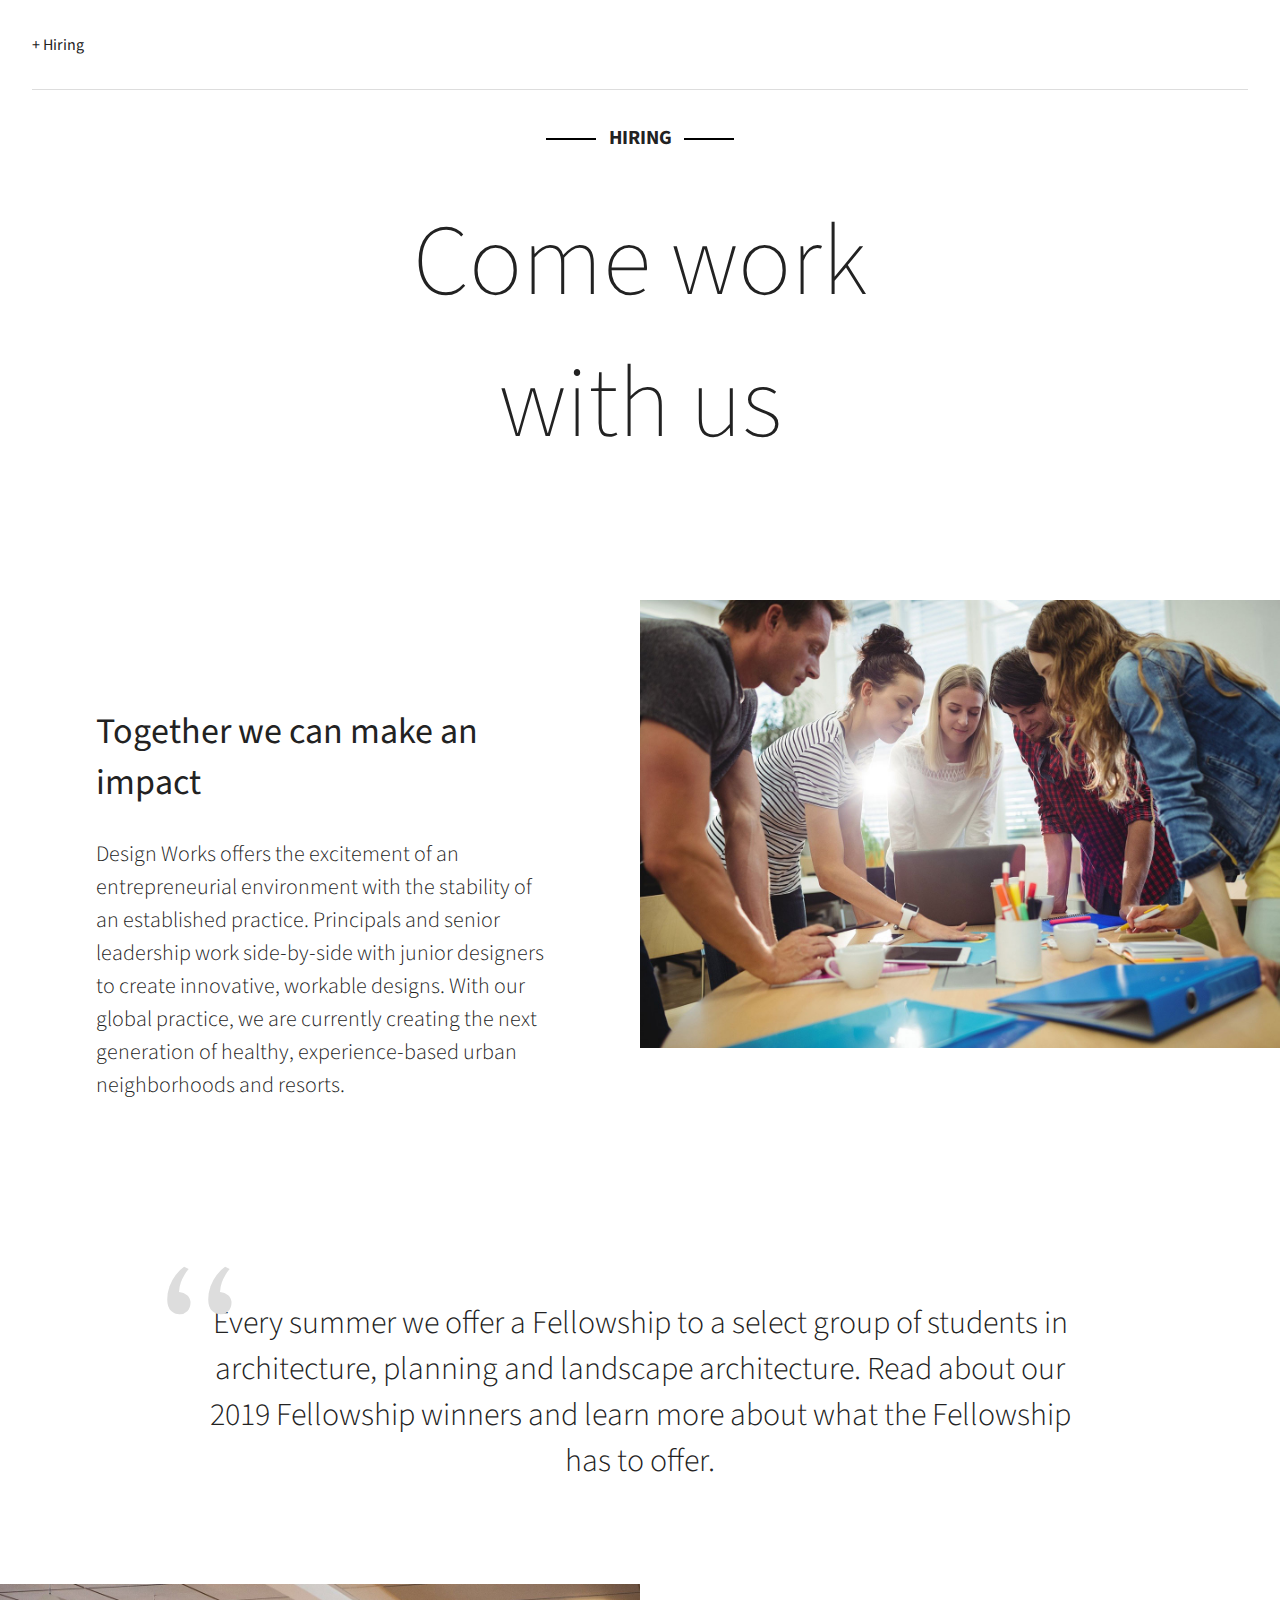
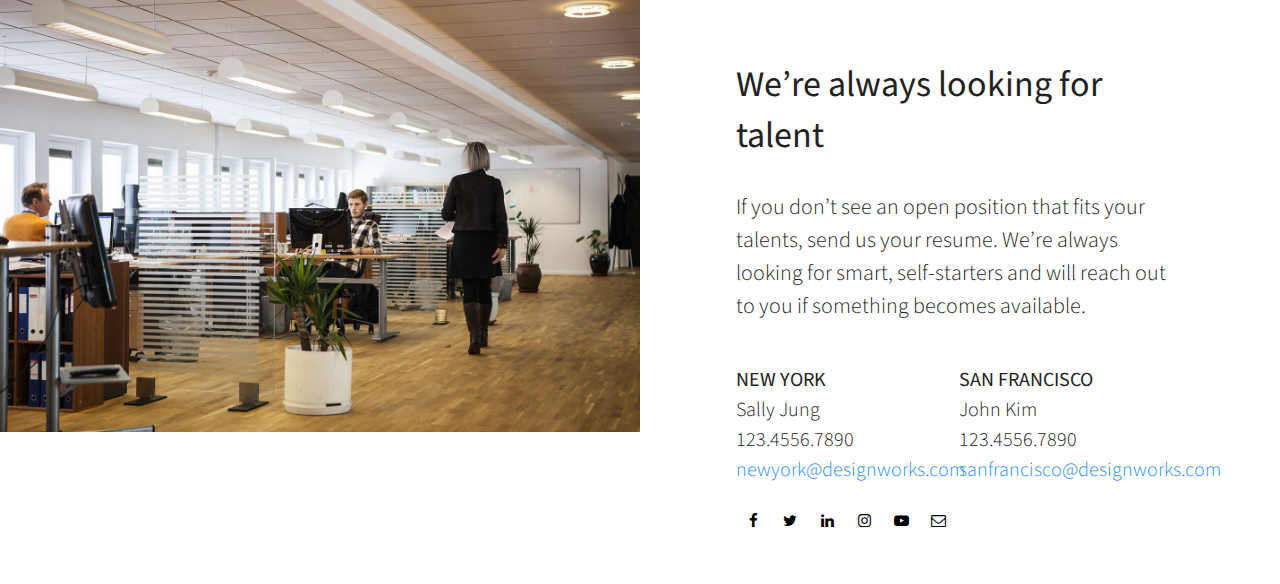
<file: hiring.html>
<!DOCTYPE html>
<html lang="ko">
<head>
  <meta charset="UTF-8">
  <title>Hiring : Design Works</title>
  <meta name="viewport" content="width=device-width, initial-scale=1.0">

  <link rel="stylesheet" href="style.css">
  <link rel="stylesheet" href="responsive.css">
</head>
<body>
  <div class="modal">
    <div class="header">
      <div class="header-inner">
        <div class="modal-display">
          + Hiring
        </div>
      </div>
    </div>
    <div class="hiring-main">
      <div class="hiring-heading">
        <span>hiring</span>
        <h1>Come work with us</h1>
      </div>
    </div>
    <article class="hiring-info">
      <div class="center-parent">
        <div class="center-child">
          <h2>Together we can make an impact</h2>
          <p>
            Design Works offers the excitement of an entrepreneurial environment with the stability of an established practice. Principals and senior leadership work side-by-side with junior designers to create innovative, workable designs. With our global practice, we are currently creating the next generation of healthy, experience-based urban neighborhoods and resorts.
          </p>
        </div>
      </div>
      <div class="photo">
        <img src="images/hiring-main-01-01.jpg" alt="">
      </div>
    </article>
    <article class="hiring-slogan">
      <p>
        Every summer we offer a Fellowship to a select group of students in architecture, planning and landscape architecture. Read about our 2019 Fellowship winners and learn more about what the Fellowship has to offer.
      </p>
    </article>
    <article class="hiring-info">
      <div class="photo">
        <img src="images/hiring-main-01-02.jpg" alt="">
      </div>
      <div class="center-parent">
        <div class="center-child">
          <h2>We’re always looking for talent</h2>
          <p>
            If you don’t see an open position that fits your talents, send us your resume. We’re always looking for smart, self-starters and will reach out to you if something becomes available.
          </p>
          <div class="hiring-contact">
            <ul>
              <li>NEW YORK</li>
              <li>Sally Jung</li>
              <li>123.4556.7890</li>
              <li>newyork@designworks.com</li>
            </ul>
            <ul>
              <li>SAN FRANCISCO</li>
              <li>John Kim</li>
              <li>123.4556.7890</li>
              <li>sanfrancisco@designworks.com</li>
            </ul>
          </div>
          <div class="sns">
            <a href="#none"><i class="fa fa-facebook"></i></a>
            <a href="#none"><i class="fa fa-twitter"></i></a>
            <a href="#none"><i class="fa fa-linkedin"></i></a>
            <a href="#none"><i class="fa fa-instagram"></i></a>
            <a href="#none"><i class="fa fa-youtube-play"></i></a>
            <a href="#none"><i class="fa fa-envelope-o"></i></a>
          </div>
        </div>
      </div>
      
    </article>
  </div>
</body>
</html>
</file>
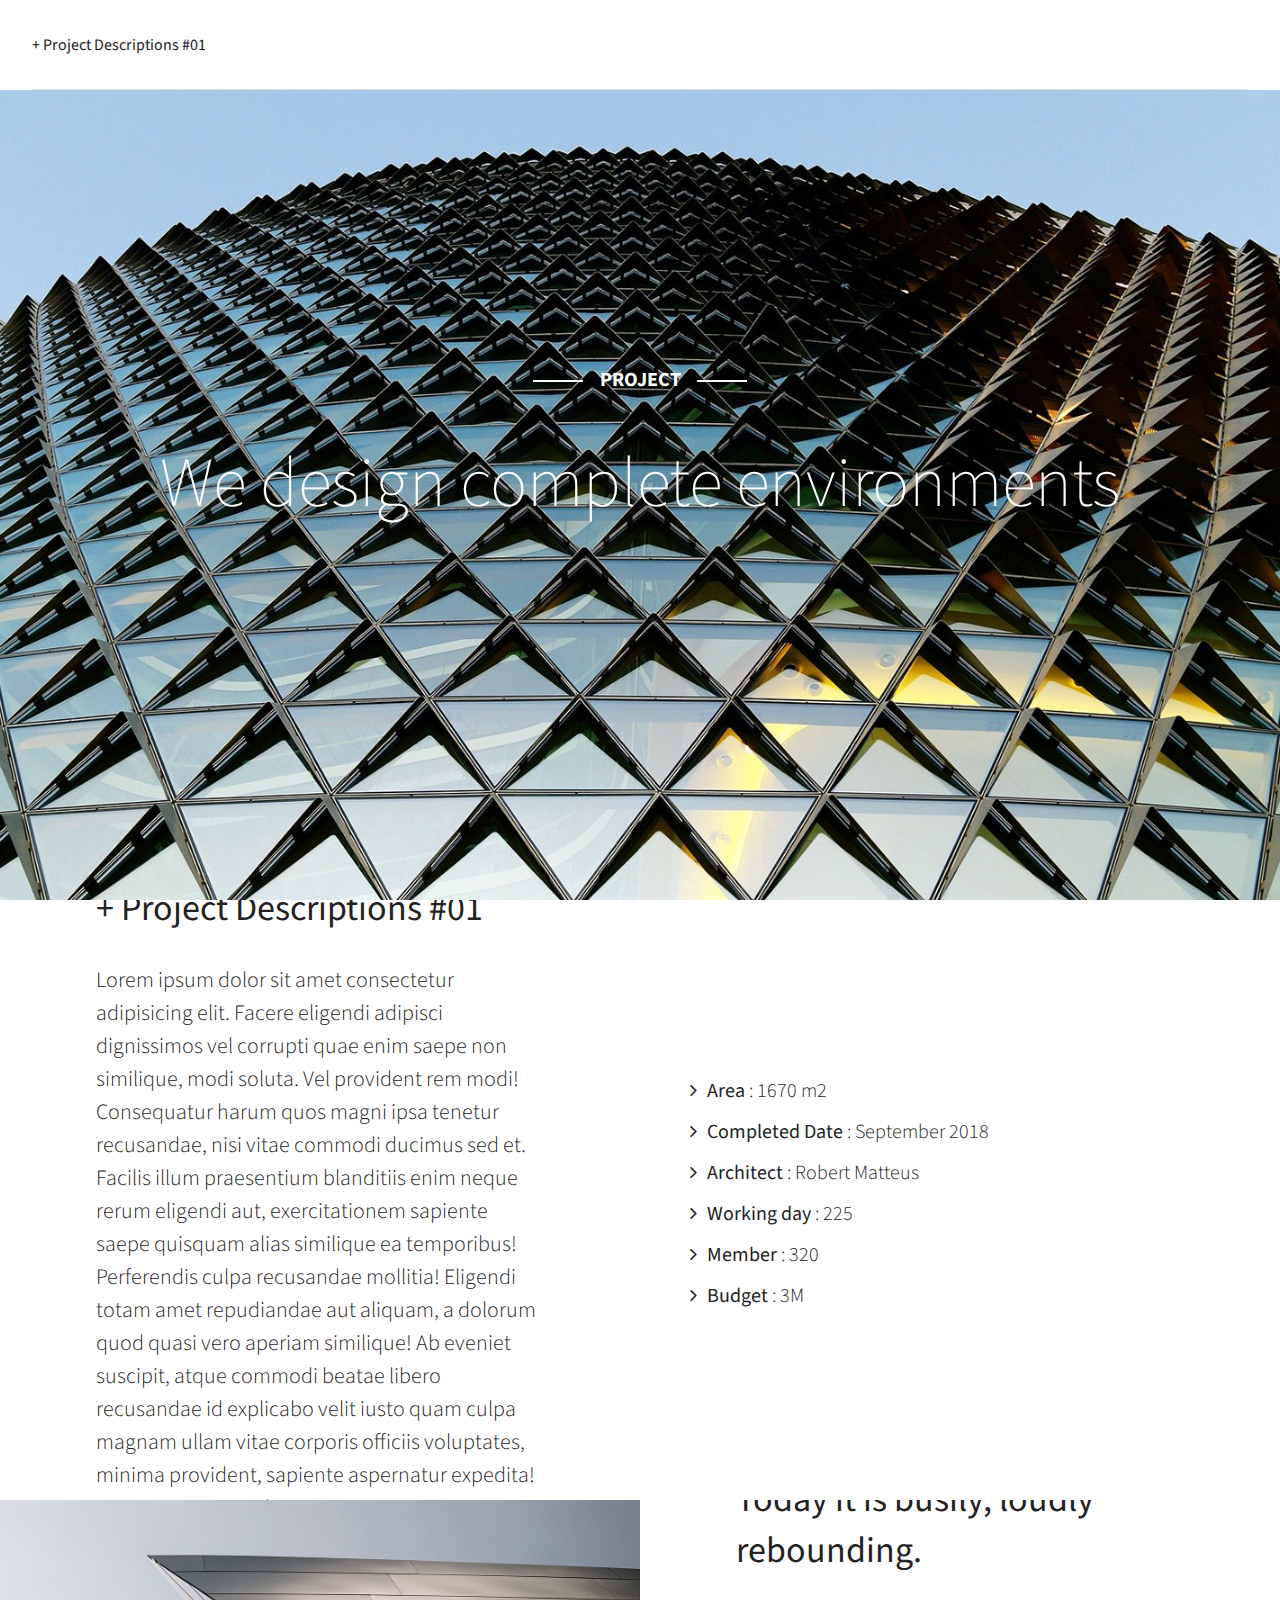
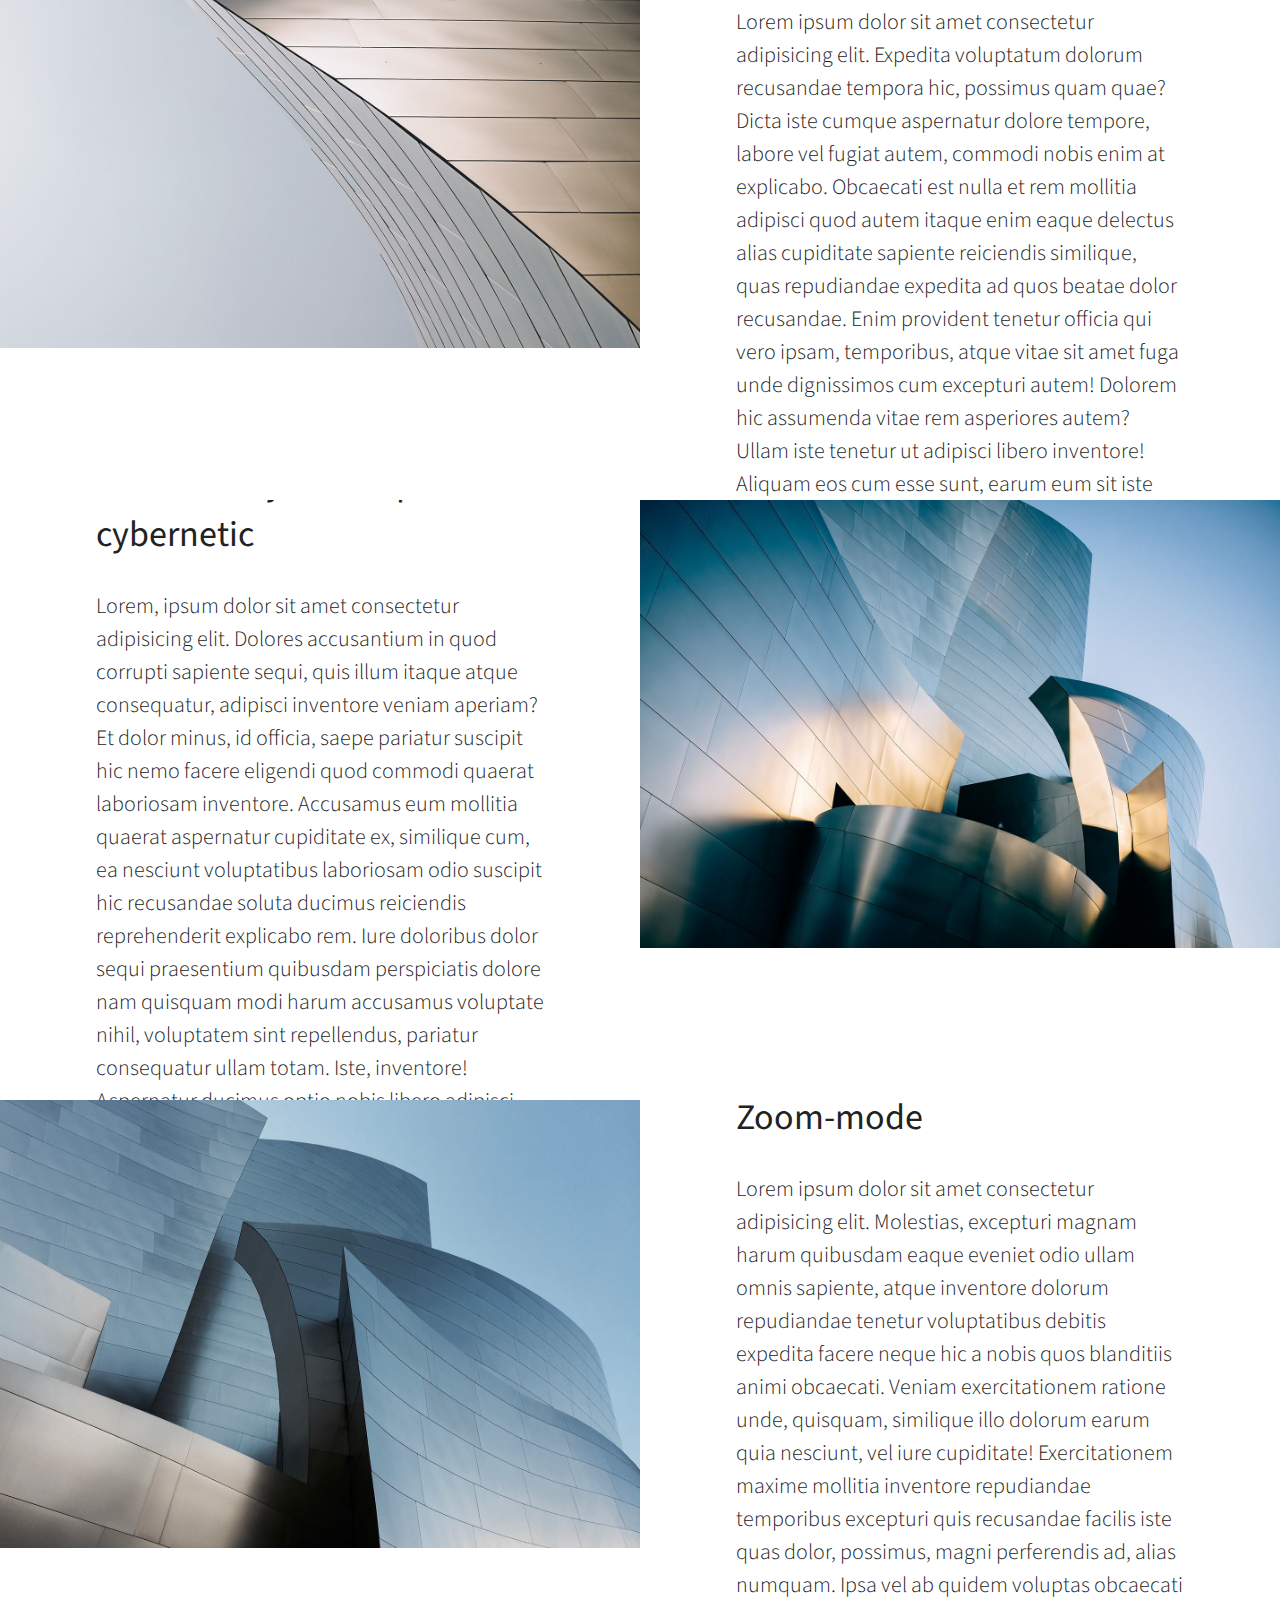
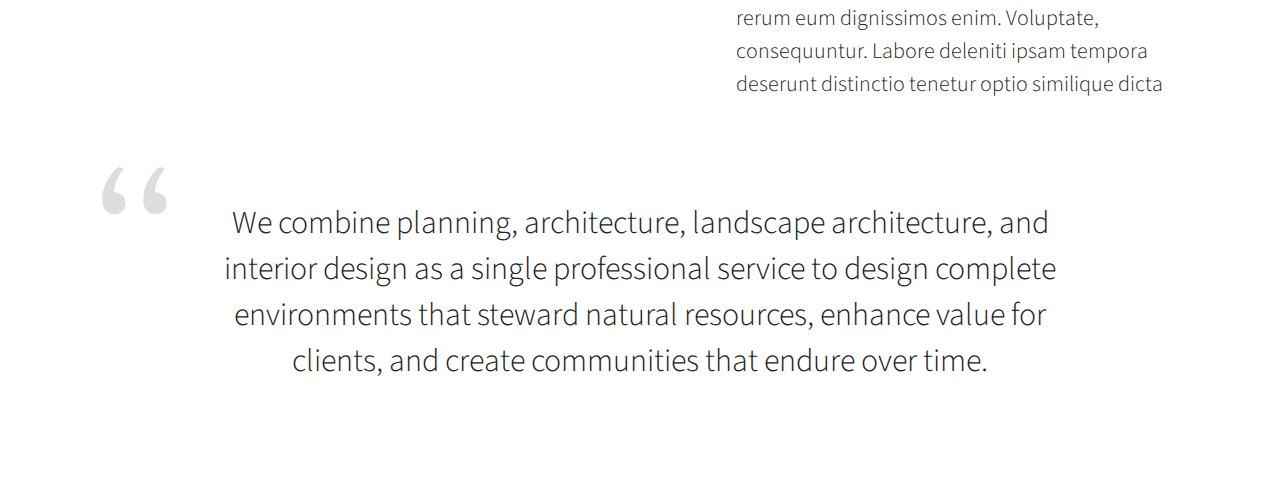
<file: project-detail-01.html>
<!DOCTYPE html>
<html lang="ko">
<head>
  <meta charset="UTF-8">
  <title>Project #01 : Design Works</title>
  <meta name="viewport" content="width=device-width, initial-scale=1.0">

  <link rel="stylesheet" href="style.css">
  <link rel="stylesheet" href="responsive.css">
</head>
<body>
  <div class="modal project-detail">
    <div class="header">
      <div class="header-inner">
        <div class="modal-display">
          + Project Descriptions #01
        </div>
      </div>
    </div>
    <div class="hiring-main project-main1">
      <div class="hiring-heading">
        <span>Project</span>
        <h1>We design complete environments</h1>
      </div>
    </div>
    <article class="hiring-info">
      <div class="center-parent">
        <div class="center-child">
          <h2>
            + Project Descriptions #01
          </h2>
          <p>
            Lorem ipsum dolor sit amet consectetur adipisicing elit. Facere eligendi adipisci dignissimos vel corrupti quae enim saepe non similique, modi soluta. Vel provident rem modi! Consequatur harum quos magni ipsa tenetur recusandae, nisi vitae commodi ducimus sed et. Facilis illum praesentium blanditiis enim neque rerum eligendi aut, exercitationem sapiente saepe quisquam alias similique ea temporibus! Perferendis culpa recusandae mollitia! Eligendi totam amet repudiandae aut aliquam, a dolorum quod quasi vero aperiam similique! Ab eveniet suscipit, atque commodi beatae libero recusandae id explicabo velit iusto quam culpa magnam ullam vitae corporis officiis voluptates, minima provident, sapiente aspernatur expedita! Ratione, eveniet odio!
          </p>
        </div>
      </div>
      <div class="photo project-info">
        <ul>
          <li><b>Area</b> : 1670 m2</li>
          <li><b>Completed Date</b> : September 2018</li>
          <li><b>Architect</b> : Robert Matteus</li>
          <li><b>Working day</b> : 225</li>
          <li><b>Member</b> : 320</li>
          <li><b>Budget</b> : 3M</li>
        </ul>
      </div>
    </article>
    <article class="hiring-info">
      <div class="photo">
        <img src="images/project-main-01-02.jpg" alt="">
      </div>
      <div class="center-parent">
        <div class="center-child">
          <h2>
            Today it is busily, loudly rebounding.
          </h2>
          <p>
            Lorem ipsum dolor sit amet consectetur adipisicing elit. Expedita voluptatum dolorum recusandae tempora hic, possimus quam quae? Dicta iste cumque aspernatur dolore tempore, labore vel fugiat autem, commodi nobis enim at explicabo. Obcaecati est nulla et rem mollitia adipisci quod autem itaque enim eaque delectus alias cupiditate sapiente reiciendis similique, quas repudiandae expedita ad quos beatae dolor recusandae. Enim provident tenetur officia qui vero ipsam, temporibus, atque vitae sit amet fuga unde dignissimos cum excepturi autem! Dolorem hic assumenda vitae rem asperiores autem? Ullam iste tenetur ut adipisci libero inventore! Aliquam eos cum esse sunt, earum eum sit iste nihil!
          </p>
        </div>
      </div>
      
    </article>
    <article class="hiring-info">
      <div class="center-parent">
        <div class="center-child">
          <h2>
            invisible city was a space of cybernetic
          </h2>
          <p>
            Lorem, ipsum dolor sit amet consectetur adipisicing elit. Dolores accusantium in quod corrupti sapiente sequi, quis illum itaque atque consequatur, adipisci inventore veniam aperiam? Et dolor minus, id officia, saepe pariatur suscipit hic nemo facere eligendi quod commodi quaerat laboriosam inventore. Accusamus eum mollitia quaerat aspernatur cupiditate ex, similique cum, ea nesciunt voluptatibus laboriosam odio suscipit hic recusandae soluta ducimus reiciendis reprehenderit explicabo rem. Iure doloribus dolor sequi praesentium quibusdam perspiciatis dolore nam quisquam modi harum accusamus voluptate nihil, voluptatem sint repellendus, pariatur consequatur ullam totam. Iste, inventore! Aspernatur ducimus optio nobis libero adipisci, sapiente a debitis cum dignissimos. Obcaecati.
          </p>
        </div>
      </div>
      <div class="photo">
        <img src="images/project-main-01-03.jpg" alt="">
      </div>
    </article>
    <article class="hiring-info">
      <div class="photo">
        <img src="images/project-main-01-04.jpg" alt="">
      </div>
      <div class="center-parent">
        <div class="center-child">
          <h2>
            This work-network shared in Zoom-mode
          </h2>
          <p>
            Lorem ipsum dolor sit amet consectetur adipisicing elit. Molestias, excepturi magnam harum quibusdam eaque eveniet odio ullam omnis sapiente, atque inventore dolorum repudiandae tenetur voluptatibus debitis expedita facere neque hic a nobis quos blanditiis animi obcaecati. Veniam exercitationem ratione unde, quisquam, similique illo dolorum earum quia nesciunt, vel iure cupiditate! Exercitationem maxime mollitia inventore repudiandae temporibus excepturi quis recusandae facilis iste quas dolor, possimus, magni perferendis ad, alias numquam. Ipsa vel ab quidem voluptas obcaecati rerum eum dignissimos enim. Voluptate, consequuntur. Labore deleniti ipsam tempora deserunt distinctio tenetur optio similique dicta earum laudantium modi fugit officia nihil corporis, culpa molestiae?
          </p>
        </div>
      </div>
      
    </article>

    <article class="hiring-slogan">
      <p>
        We combine planning, architecture, landscape architecture, and interior design as a single professional service to design complete environments that steward natural resources, enhance value for clients, and create communities that endure over time.
      </p>
    </article>
  </div>
</body>
</html>
</file>
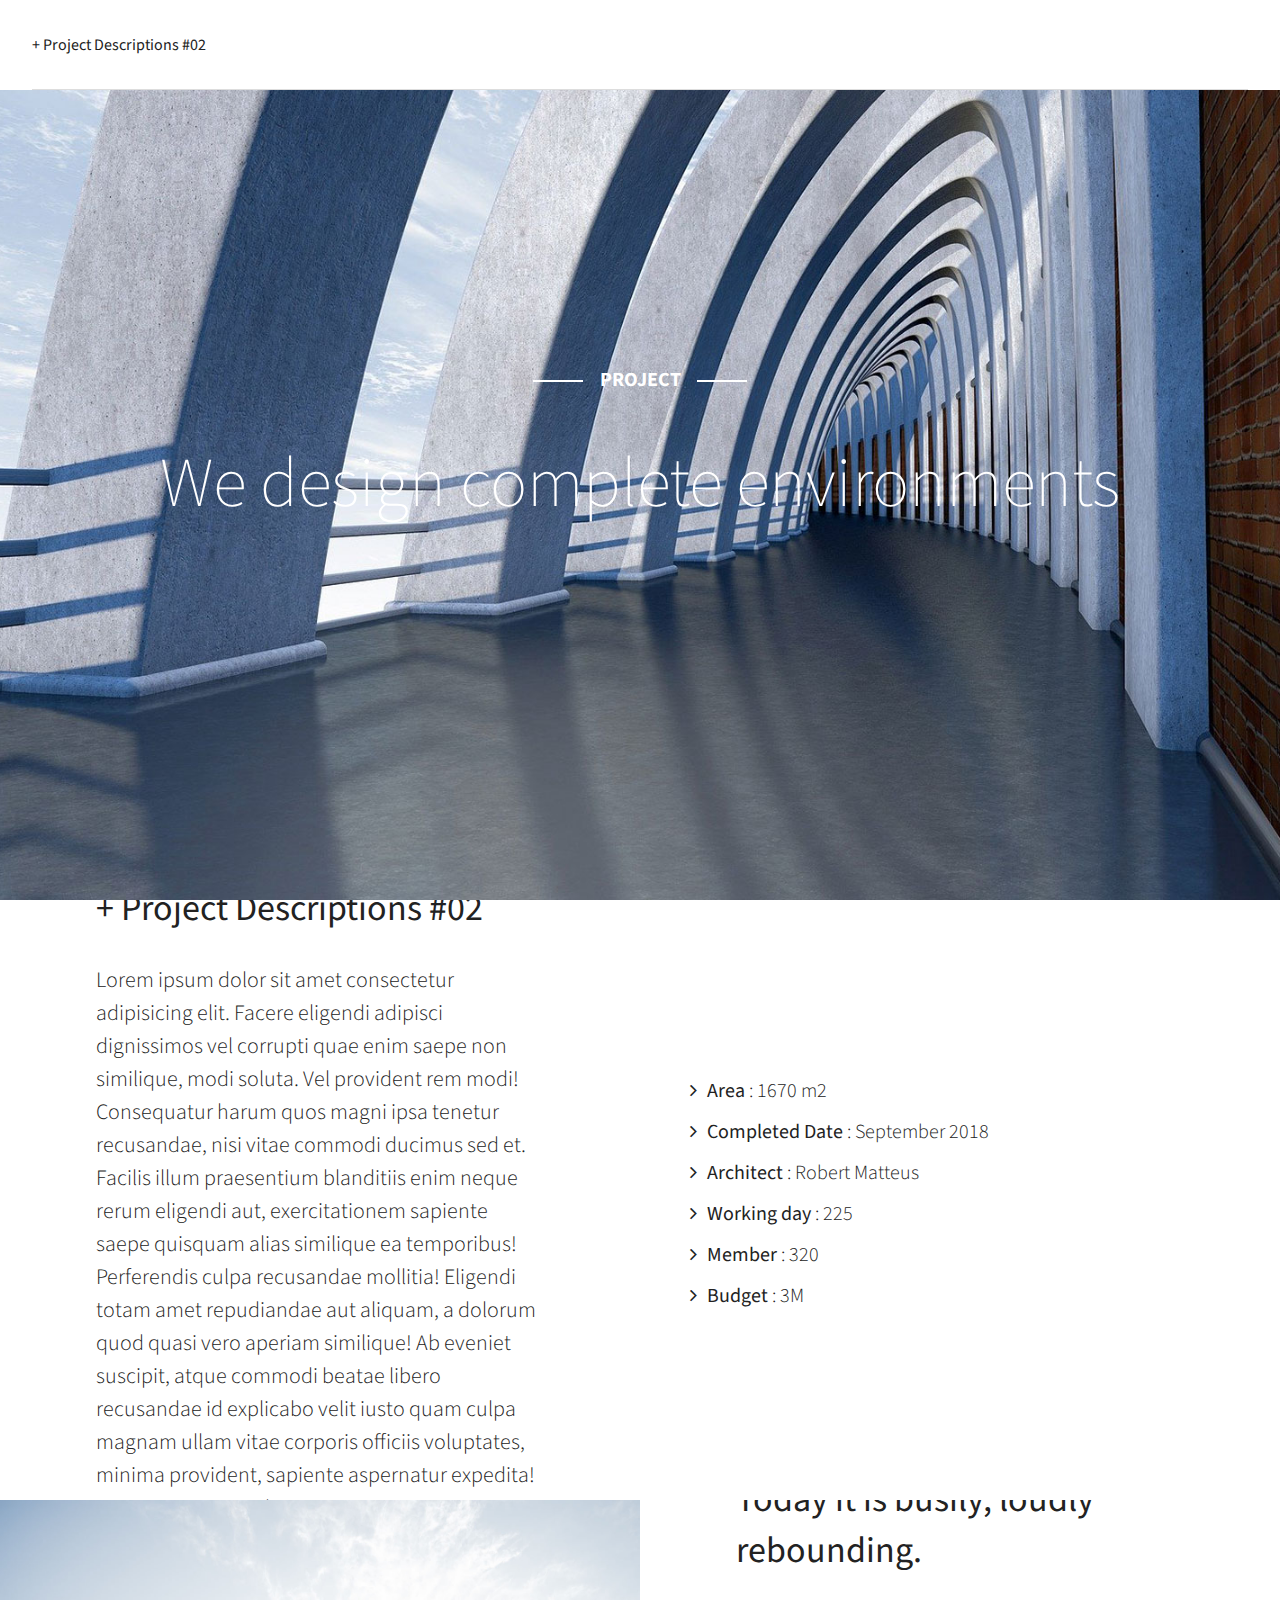
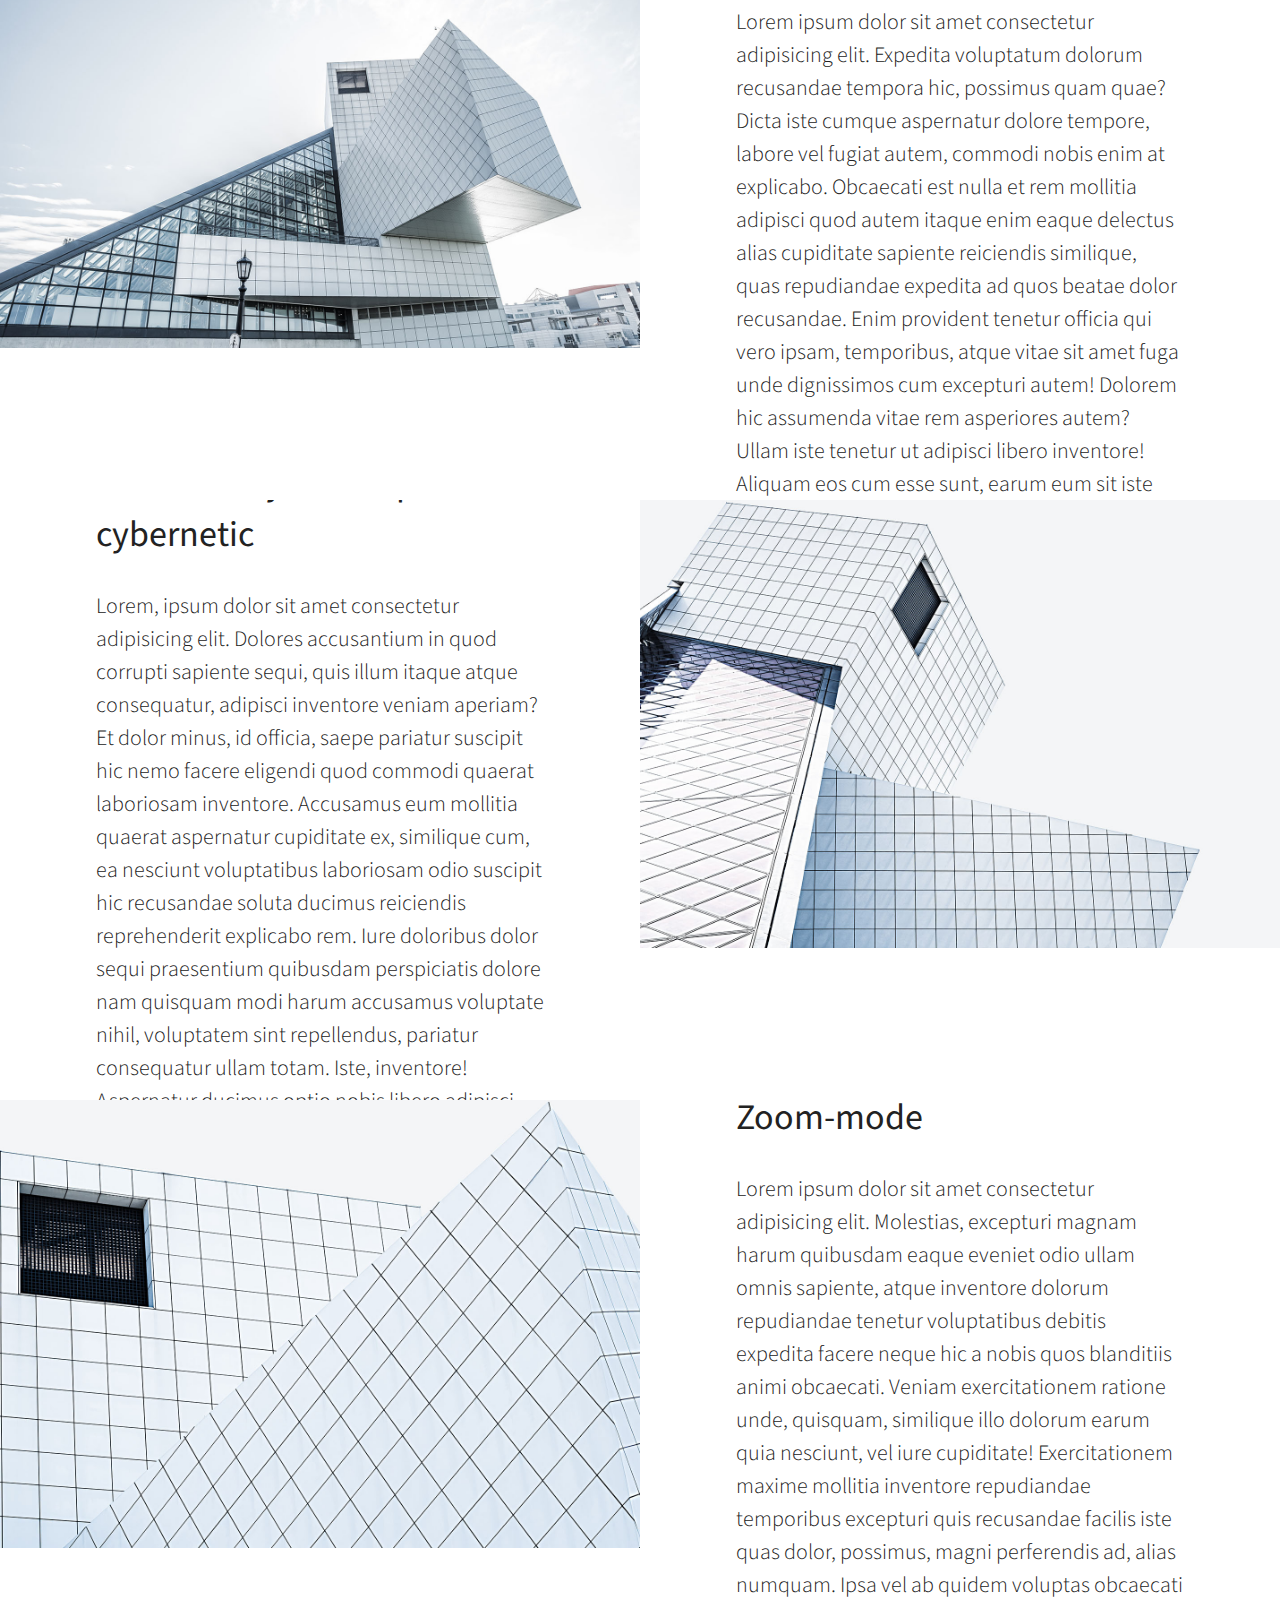
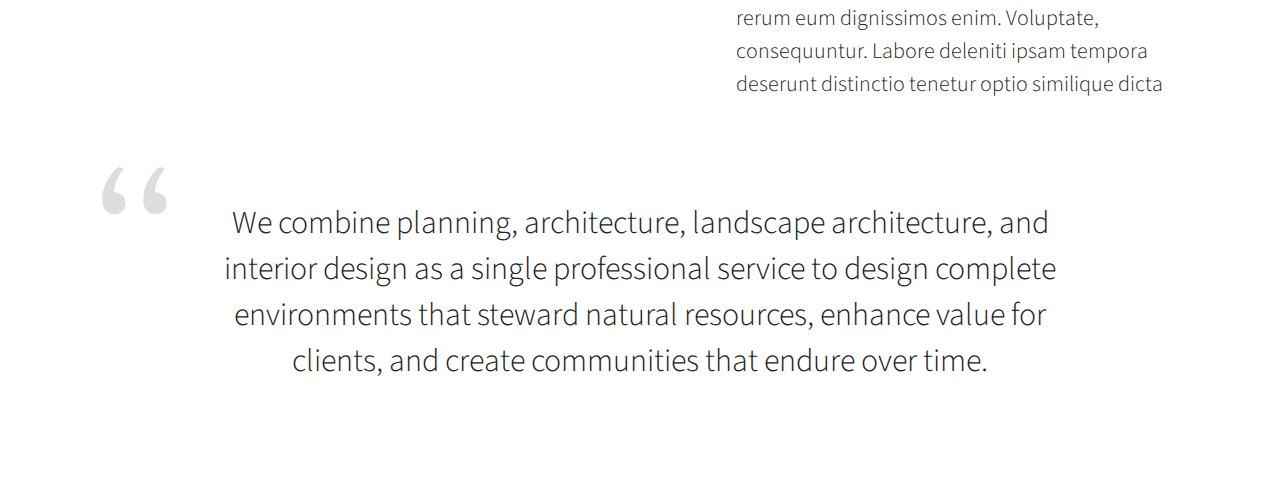
<file: project-detail-02.html>
<!DOCTYPE html>
<html lang="ko">
<head>
  <meta charset="UTF-8">
  <title>Project #02 : Design Works</title>
  <meta name="viewport" content="width=device-width, initial-scale=1.0">

  <link rel="stylesheet" href="style.css">
  <link rel="stylesheet" href="responsive.css">
</head>
<body>
  <div class="modal project-detail">
    <div class="header">
      <div class="header-inner">
        <div class="modal-display">
          + Project Descriptions #02
        </div>
      </div>
    </div>
    <div class="hiring-main project-main2">
      <div class="hiring-heading">
        <span>Project</span>
        <h1>We design complete environments</h1>
      </div>
    </div>
    <article class="hiring-info">
      <div class="center-parent">
        <div class="center-child">
          <h2>
            + Project Descriptions #02
          </h2>
          <p>
            Lorem ipsum dolor sit amet consectetur adipisicing elit. Facere eligendi adipisci dignissimos vel corrupti quae enim saepe non similique, modi soluta. Vel provident rem modi! Consequatur harum quos magni ipsa tenetur recusandae, nisi vitae commodi ducimus sed et. Facilis illum praesentium blanditiis enim neque rerum eligendi aut, exercitationem sapiente saepe quisquam alias similique ea temporibus! Perferendis culpa recusandae mollitia! Eligendi totam amet repudiandae aut aliquam, a dolorum quod quasi vero aperiam similique! Ab eveniet suscipit, atque commodi beatae libero recusandae id explicabo velit iusto quam culpa magnam ullam vitae corporis officiis voluptates, minima provident, sapiente aspernatur expedita! Ratione, eveniet odio!
          </p>
        </div>
      </div>
      <div class="photo project-info">
        <ul>
          <li><b>Area</b> : 1670 m2</li>
          <li><b>Completed Date</b> : September 2018</li>
          <li><b>Architect</b> : Robert Matteus</li>
          <li><b>Working day</b> : 225</li>
          <li><b>Member</b> : 320</li>
          <li><b>Budget</b> : 3M</li>
        </ul>
      </div>
    </article>
    <article class="hiring-info">
      <div class="photo">
        <img src="images/project-main-02-02.jpg" alt="">
      </div>
      <div class="center-parent">
        <div class="center-child">
          <h2>
            Today it is busily, loudly rebounding.
          </h2>
          <p>
            Lorem ipsum dolor sit amet consectetur adipisicing elit. Expedita voluptatum dolorum recusandae tempora hic, possimus quam quae? Dicta iste cumque aspernatur dolore tempore, labore vel fugiat autem, commodi nobis enim at explicabo. Obcaecati est nulla et rem mollitia adipisci quod autem itaque enim eaque delectus alias cupiditate sapiente reiciendis similique, quas repudiandae expedita ad quos beatae dolor recusandae. Enim provident tenetur officia qui vero ipsam, temporibus, atque vitae sit amet fuga unde dignissimos cum excepturi autem! Dolorem hic assumenda vitae rem asperiores autem? Ullam iste tenetur ut adipisci libero inventore! Aliquam eos cum esse sunt, earum eum sit iste nihil!
          </p>
        </div>
      </div>
      
    </article>
    <article class="hiring-info">
      <div class="center-parent">
        <div class="center-child">
          <h2>
            invisible city was a space of cybernetic
          </h2>
          <p>
            Lorem, ipsum dolor sit amet consectetur adipisicing elit. Dolores accusantium in quod corrupti sapiente sequi, quis illum itaque atque consequatur, adipisci inventore veniam aperiam? Et dolor minus, id officia, saepe pariatur suscipit hic nemo facere eligendi quod commodi quaerat laboriosam inventore. Accusamus eum mollitia quaerat aspernatur cupiditate ex, similique cum, ea nesciunt voluptatibus laboriosam odio suscipit hic recusandae soluta ducimus reiciendis reprehenderit explicabo rem. Iure doloribus dolor sequi praesentium quibusdam perspiciatis dolore nam quisquam modi harum accusamus voluptate nihil, voluptatem sint repellendus, pariatur consequatur ullam totam. Iste, inventore! Aspernatur ducimus optio nobis libero adipisci, sapiente a debitis cum dignissimos. Obcaecati.
          </p>
        </div>
      </div>
      <div class="photo">
        <img src="images/project-main-02-03.jpg" alt="">
      </div>
    </article>
    <article class="hiring-info">
      <div class="photo">
        <img src="images/project-main-02-04.jpg" alt="">
      </div>
      <div class="center-parent">
        <div class="center-child">
          <h2>
            This work-network shared in Zoom-mode
          </h2>
          <p>
            Lorem ipsum dolor sit amet consectetur adipisicing elit. Molestias, excepturi magnam harum quibusdam eaque eveniet odio ullam omnis sapiente, atque inventore dolorum repudiandae tenetur voluptatibus debitis expedita facere neque hic a nobis quos blanditiis animi obcaecati. Veniam exercitationem ratione unde, quisquam, similique illo dolorum earum quia nesciunt, vel iure cupiditate! Exercitationem maxime mollitia inventore repudiandae temporibus excepturi quis recusandae facilis iste quas dolor, possimus, magni perferendis ad, alias numquam. Ipsa vel ab quidem voluptas obcaecati rerum eum dignissimos enim. Voluptate, consequuntur. Labore deleniti ipsam tempora deserunt distinctio tenetur optio similique dicta earum laudantium modi fugit officia nihil corporis, culpa molestiae?
          </p>
        </div>
      </div>
      
    </article>

    <article class="hiring-slogan">
      <p>
        We combine planning, architecture, landscape architecture, and interior design as a single professional service to design complete environments that steward natural resources, enhance value for clients, and create communities that endure over time.
      </p>
    </article>
  </div>
</body>
</html>
</file>
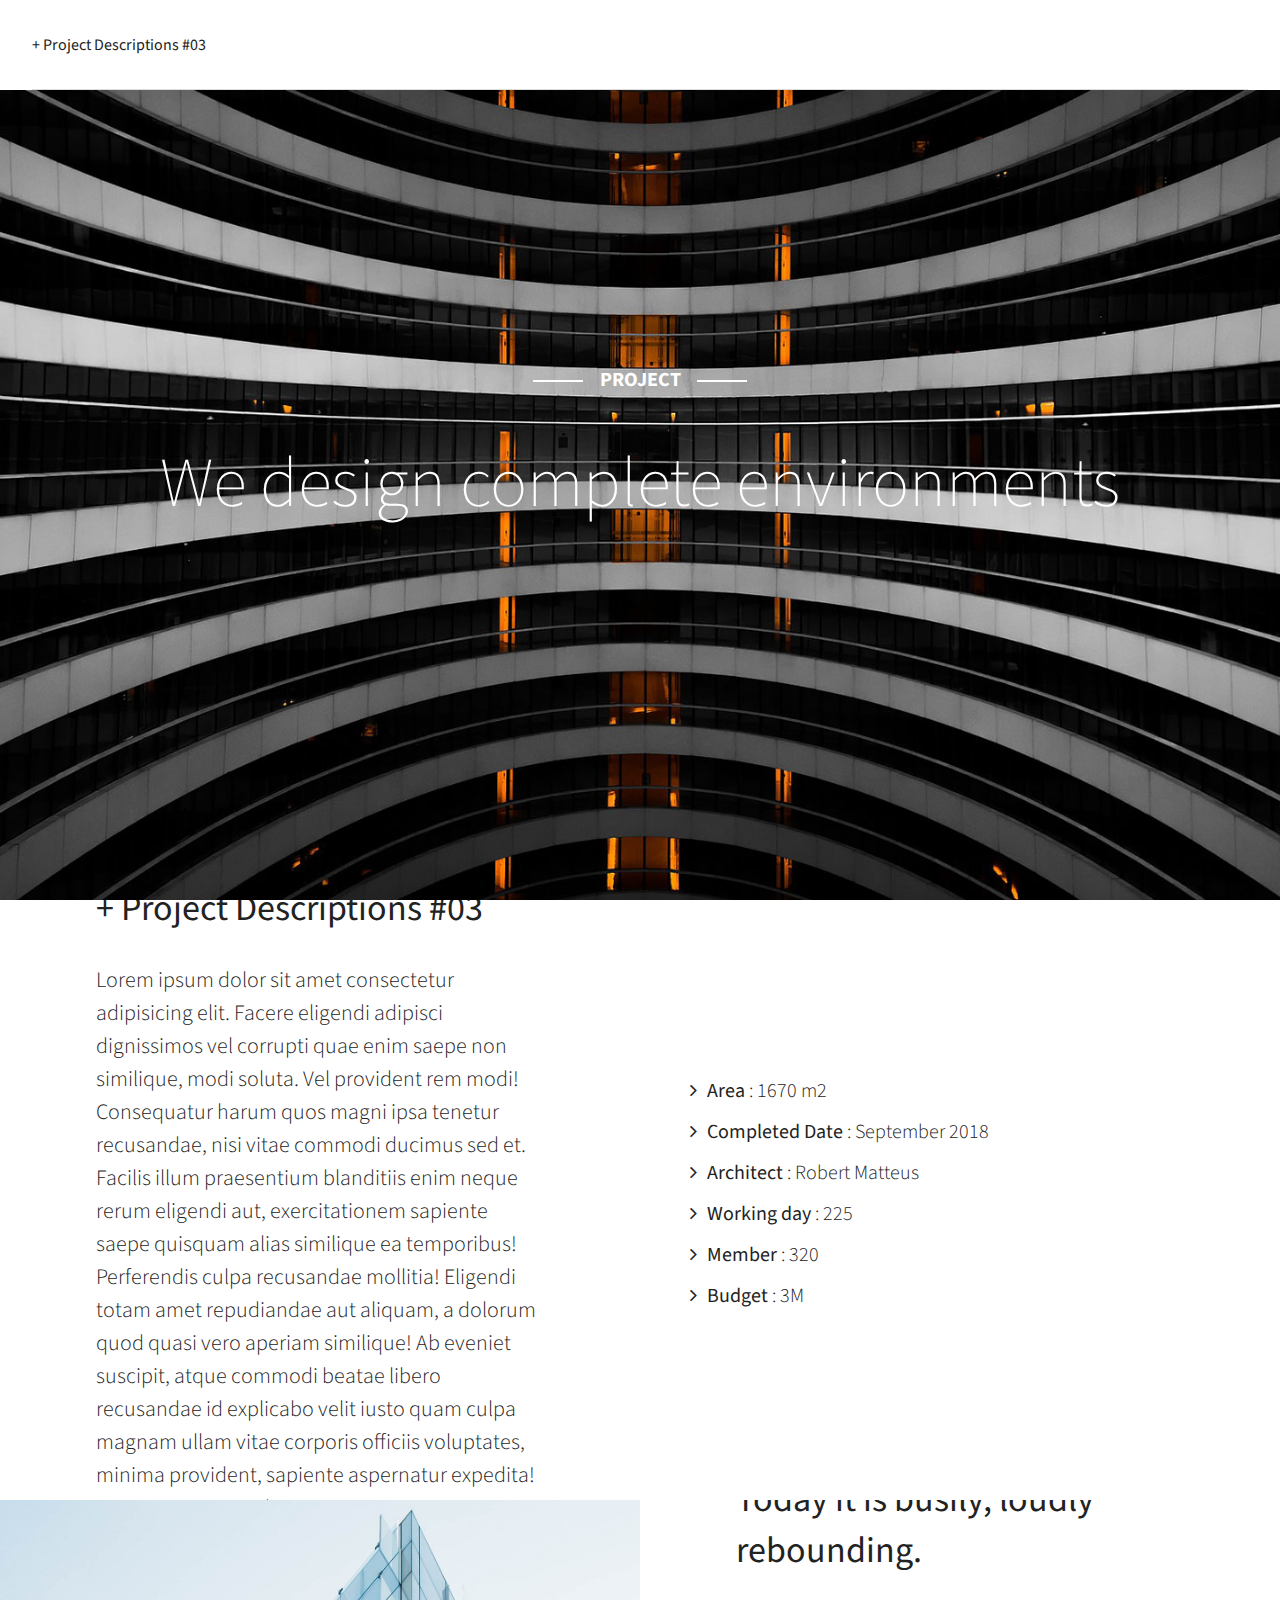
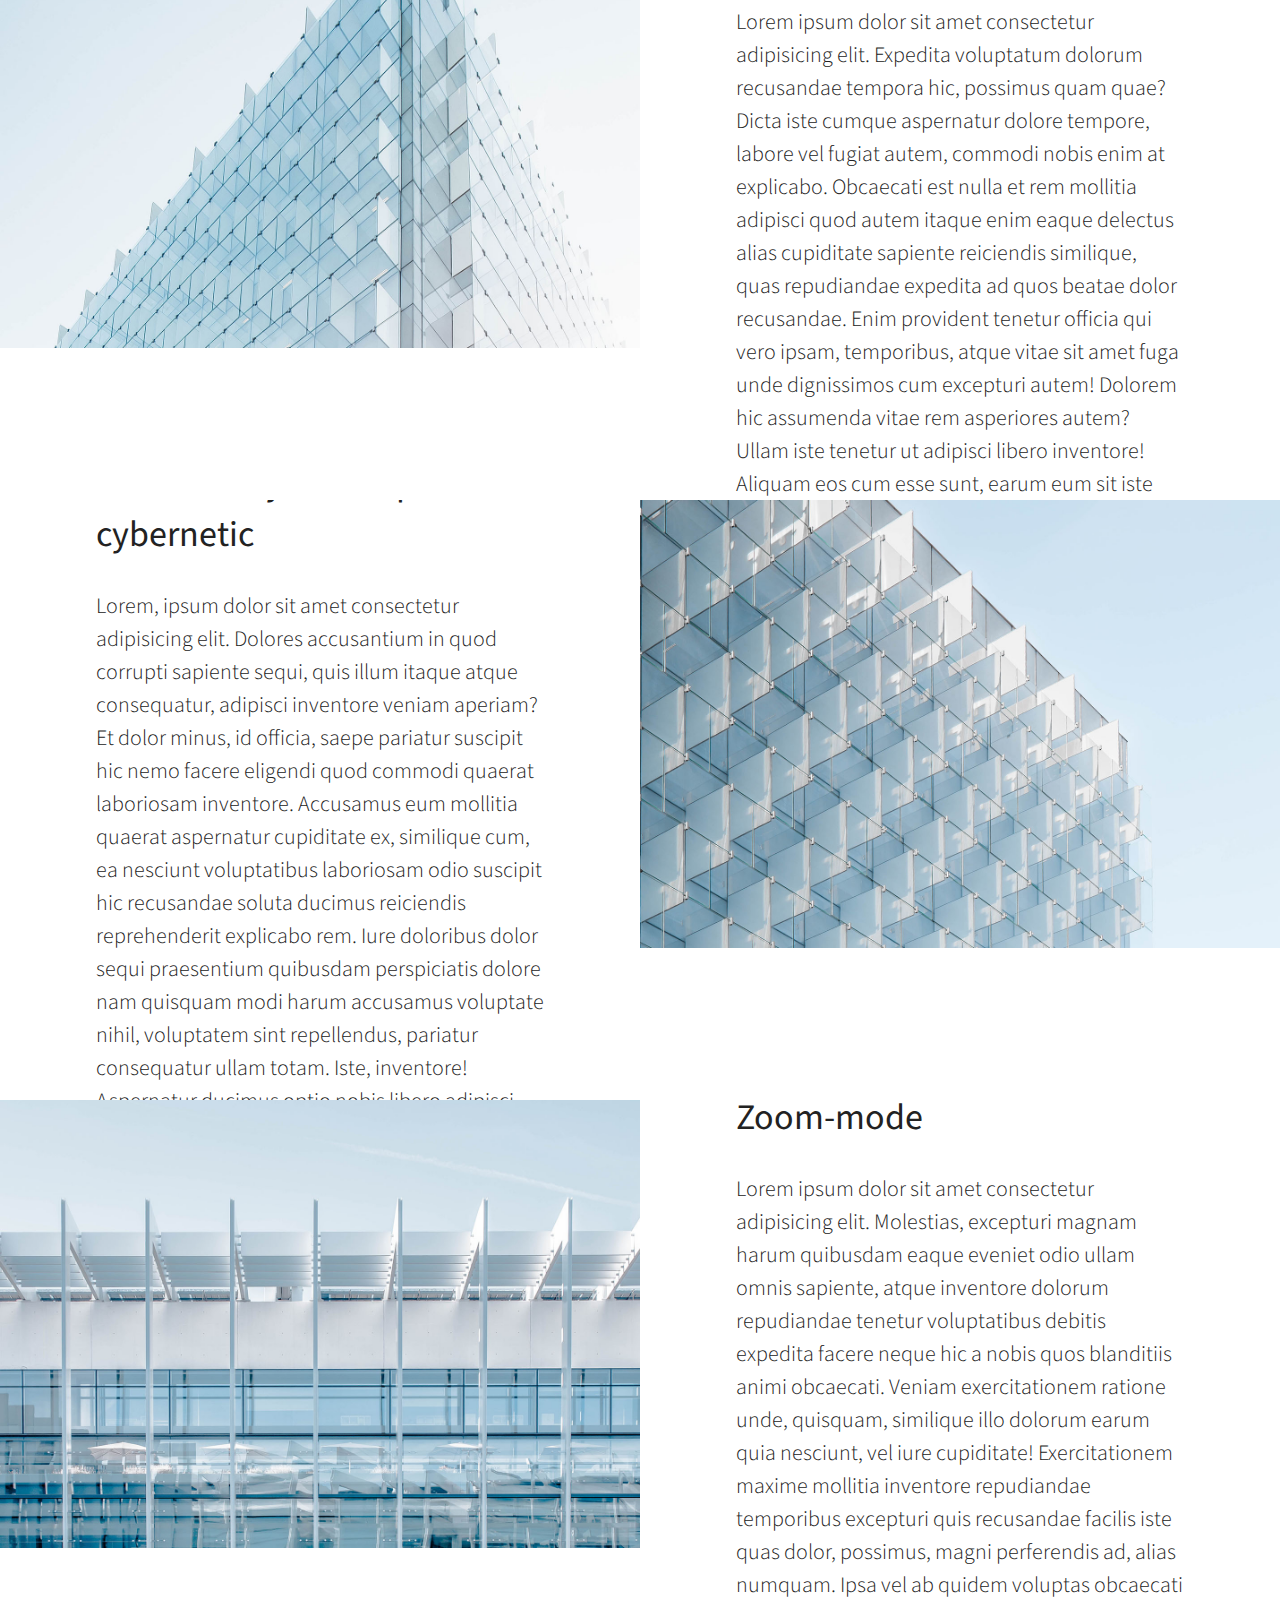
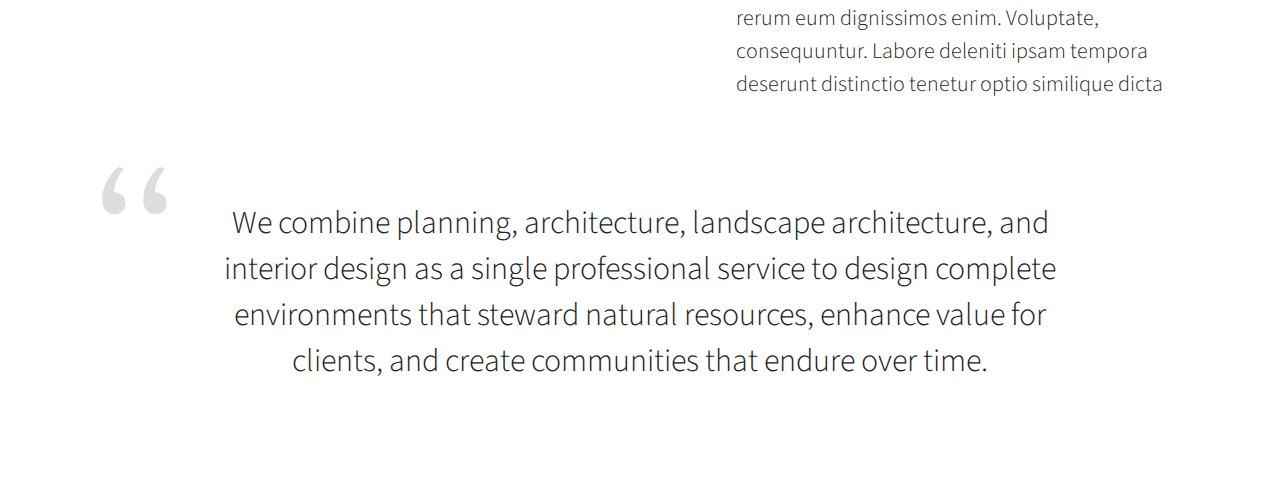
<file: project-detail-03.html>
<!DOCTYPE html>
<html lang="ko">
<head>
  <meta charset="UTF-8">
  <title>Project #03 : Design Works</title>
  <meta name="viewport" content="width=device-width, initial-scale=1.0">

  <link rel="stylesheet" href="style.css">
  <link rel="stylesheet" href="responsive.css">
</head>
<body>
  <div class="modal project-detail">
    <div class="header">
      <div class="header-inner">
        <div class="modal-display">
          + Project Descriptions #03
        </div>
      </div>
    </div>
    <div class="hiring-main project-main3">
      <div class="hiring-heading">
        <span>Project</span>
        <h1>We design complete environments</h1>
      </div>
    </div>
    <article class="hiring-info">
      <div class="center-parent">
        <div class="center-child">
          <h2>
            + Project Descriptions #03
          </h2>
          <p>
            Lorem ipsum dolor sit amet consectetur adipisicing elit. Facere eligendi adipisci dignissimos vel corrupti quae enim saepe non similique, modi soluta. Vel provident rem modi! Consequatur harum quos magni ipsa tenetur recusandae, nisi vitae commodi ducimus sed et. Facilis illum praesentium blanditiis enim neque rerum eligendi aut, exercitationem sapiente saepe quisquam alias similique ea temporibus! Perferendis culpa recusandae mollitia! Eligendi totam amet repudiandae aut aliquam, a dolorum quod quasi vero aperiam similique! Ab eveniet suscipit, atque commodi beatae libero recusandae id explicabo velit iusto quam culpa magnam ullam vitae corporis officiis voluptates, minima provident, sapiente aspernatur expedita! Ratione, eveniet odio!
          </p>
        </div>
      </div>
      <div class="photo project-info">
        <ul>
          <li><b>Area</b> : 1670 m2</li>
          <li><b>Completed Date</b> : September 2018</li>
          <li><b>Architect</b> : Robert Matteus</li>
          <li><b>Working day</b> : 225</li>
          <li><b>Member</b> : 320</li>
          <li><b>Budget</b> : 3M</li>
        </ul>
      </div>
    </article>
    <article class="hiring-info">
      <div class="photo">
        <img src="images/project-main-03-02.jpg" alt="">
      </div>
      <div class="center-parent">
        <div class="center-child">
          <h2>
            Today it is busily, loudly rebounding.
          </h2>
          <p>
            Lorem ipsum dolor sit amet consectetur adipisicing elit. Expedita voluptatum dolorum recusandae tempora hic, possimus quam quae? Dicta iste cumque aspernatur dolore tempore, labore vel fugiat autem, commodi nobis enim at explicabo. Obcaecati est nulla et rem mollitia adipisci quod autem itaque enim eaque delectus alias cupiditate sapiente reiciendis similique, quas repudiandae expedita ad quos beatae dolor recusandae. Enim provident tenetur officia qui vero ipsam, temporibus, atque vitae sit amet fuga unde dignissimos cum excepturi autem! Dolorem hic assumenda vitae rem asperiores autem? Ullam iste tenetur ut adipisci libero inventore! Aliquam eos cum esse sunt, earum eum sit iste nihil!
          </p>
        </div>
      </div>
      
    </article>
    <article class="hiring-info">
      <div class="center-parent">
        <div class="center-child">
          <h2>
            invisible city was a space of cybernetic
          </h2>
          <p>
            Lorem, ipsum dolor sit amet consectetur adipisicing elit. Dolores accusantium in quod corrupti sapiente sequi, quis illum itaque atque consequatur, adipisci inventore veniam aperiam? Et dolor minus, id officia, saepe pariatur suscipit hic nemo facere eligendi quod commodi quaerat laboriosam inventore. Accusamus eum mollitia quaerat aspernatur cupiditate ex, similique cum, ea nesciunt voluptatibus laboriosam odio suscipit hic recusandae soluta ducimus reiciendis reprehenderit explicabo rem. Iure doloribus dolor sequi praesentium quibusdam perspiciatis dolore nam quisquam modi harum accusamus voluptate nihil, voluptatem sint repellendus, pariatur consequatur ullam totam. Iste, inventore! Aspernatur ducimus optio nobis libero adipisci, sapiente a debitis cum dignissimos. Obcaecati.
          </p>
        </div>
      </div>
      <div class="photo">
        <img src="images/project-main-03-03.jpg" alt="">
      </div>
    </article>
    <article class="hiring-info">
      <div class="photo">
        <img src="images/project-main-03-04.jpg" alt="">
      </div>
      <div class="center-parent">
        <div class="center-child">
          <h2>
            This work-network shared in Zoom-mode
          </h2>
          <p>
            Lorem ipsum dolor sit amet consectetur adipisicing elit. Molestias, excepturi magnam harum quibusdam eaque eveniet odio ullam omnis sapiente, atque inventore dolorum repudiandae tenetur voluptatibus debitis expedita facere neque hic a nobis quos blanditiis animi obcaecati. Veniam exercitationem ratione unde, quisquam, similique illo dolorum earum quia nesciunt, vel iure cupiditate! Exercitationem maxime mollitia inventore repudiandae temporibus excepturi quis recusandae facilis iste quas dolor, possimus, magni perferendis ad, alias numquam. Ipsa vel ab quidem voluptas obcaecati rerum eum dignissimos enim. Voluptate, consequuntur. Labore deleniti ipsam tempora deserunt distinctio tenetur optio similique dicta earum laudantium modi fugit officia nihil corporis, culpa molestiae?
          </p>
        </div>
      </div>
      
    </article>

    <article class="hiring-slogan">
      <p>
        We combine planning, architecture, landscape architecture, and interior design as a single professional service to design complete environments that steward natural resources, enhance value for clients, and create communities that endure over time.
      </p>
    </article>
  </div>
</body>
</html>
</file>
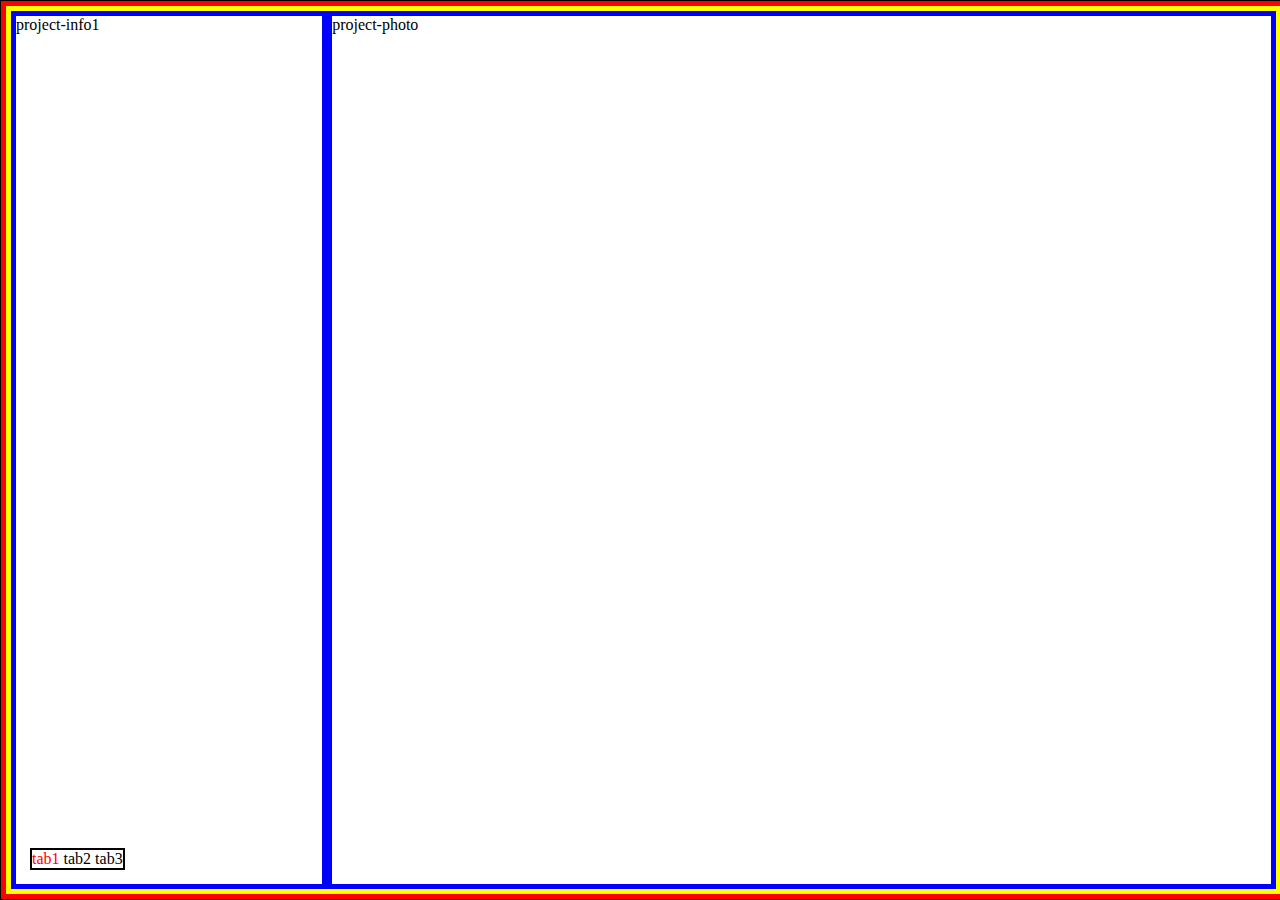
<file: prototype.html>
<!DOCTYPE html>
<html lang="ko">
<head>
  <meta charset="UTF-8"> 
  <title>Proto</title>
  <style>
    body{
      height: 100vh;
      margin: 0;
    }
    *{
      box-sizing: border-box;
    }
 /* ############# Section : project ##############*/
    .project-inner {
      height: 100%;
      border: 1px solid #000;
      /* overflow: hidden; */
    }
    .tabs{
      height: 100%;
      border: 5px solid red;
      width: 300%;
      transition: 0.5s;
    }
    .tab{
      height: 100%;
      border: 5px solid yellow;
      float: left;
      width: 33.33333%;
    }
    .tab > div{
      border: 5px solid blue;
      height: 100%;
      float: left;
    }
    .project-info{
      width: 25%;
    }
    .project-photo{
      width: 75%;
    }
    input[name=tabmenu] {
      display: none;
    }
    .btn{
      border: 2px solid #000;
      position: absolute;
      left: 30px;
      bottom: 30px;
    }
    .btn label{
      cursor: pointer;
    }
    input[id=tab1]:checked ~ .btn label[for=tab1]{
      color:red
    }
    input[id=tab2]:checked ~ .btn label[for=tab2]{
      color:red
    }
    input[id=tab3]:checked ~ .btn label[for=tab3]{
      color:red
    }
    input[id=tab1]:checked ~ .tabs{
      margin-left: 0;
    }
    input[id=tab2]:checked ~ .tabs{
      margin-left: -100%;
    }
    input[id=tab3]:checked ~ .tabs{
      margin-left: -200%;
    }
    
  </style>
</head>
<body>
  <div class="project-inner">
    <input type="radio" name="tabmenu" id="tab1" checked>
    <input type="radio" name="tabmenu" id="tab2">
    <input type="radio" name="tabmenu" id="tab3">
    <div class="tabs">
      <div class="tab">
        <div class="project-info">
          project-info1
        </div>
        <div class="project-photo">
          project-photo
        </div>
      </div>
      <div class="tab">
        <div class="project-info">
          project-info2
        </div>
        <div class="project-photo">
          project-photo
        </div>
      </div>
      <div class="tab">
        <div class="project-info">
          project-info3
        </div>
        <div class="project-photo">
          project-photo
        </div>
      </div>
    </div>
    <div class="btn">
      <label for="tab1">tab1</label>
      <label for="tab2">tab2</label>
      <label for="tab3">tab3</label>
    </div>
  </div>
</body>
</html>
</file>
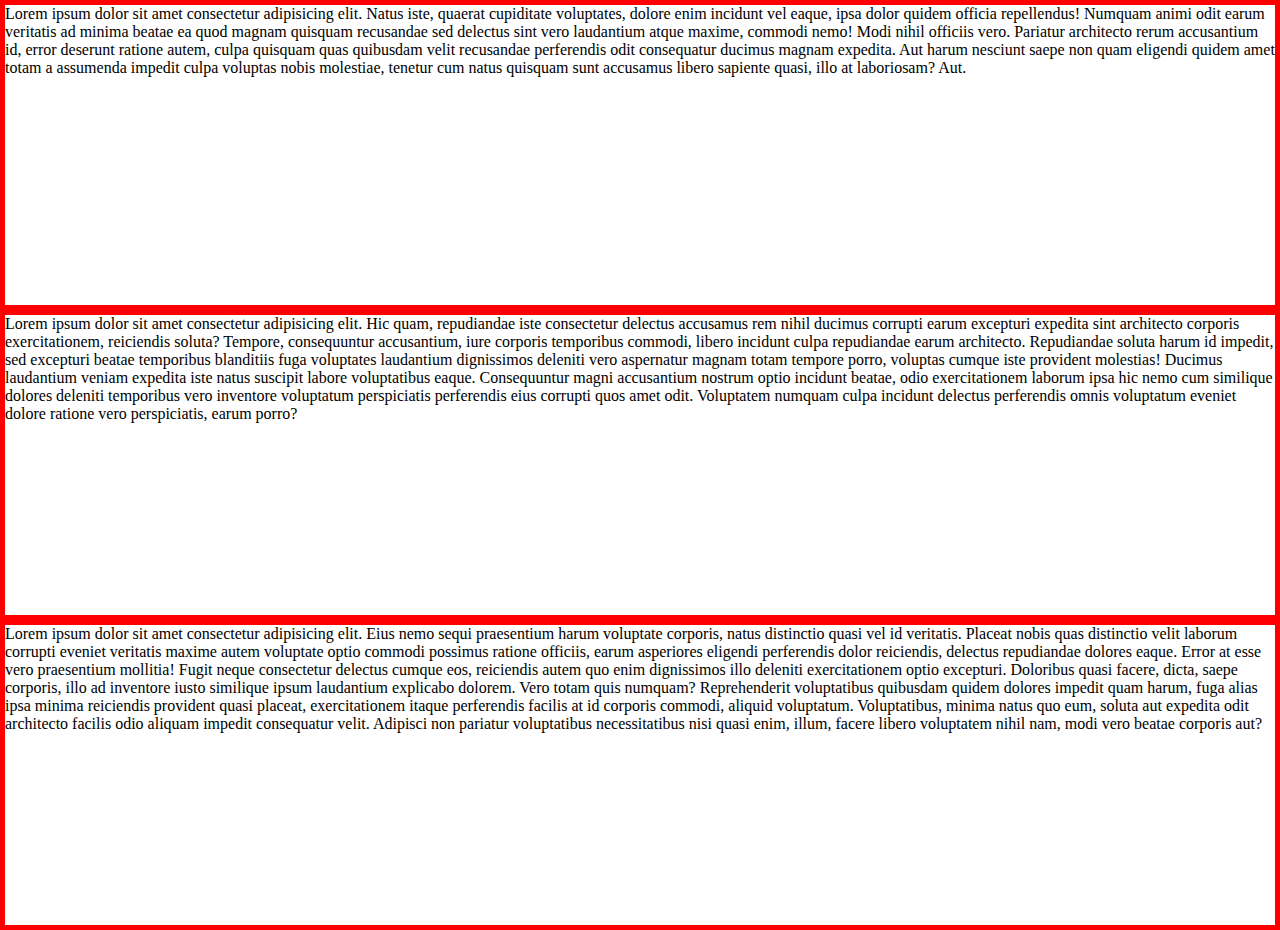
<file: test.html>
<!DOCTYPE html>
<html lang="ko">
<head>
  <meta charset="UTF-8">
  <meta name="viewport" content="width=device-width, initial-scale=1.0">
  <title>높이값 자동 변경</title>
  <style>
    body{
      margin: 0;
    }
    section{
      border: 5px solid red;
      /* height: auto; */
      height: 300px;
    }
    @media (max-width:768px){
      section{
        height: auto;
      }
    } 
  </style>
</head>
<body>
    <div class="container">
      <section>
        Lorem ipsum dolor sit amet consectetur adipisicing elit. Natus iste, quaerat cupiditate voluptates, dolore enim incidunt vel eaque, ipsa dolor quidem officia repellendus! Numquam animi odit earum veritatis ad minima beatae ea quod magnam quisquam recusandae sed delectus sint vero laudantium atque maxime, commodi nemo! Modi nihil officiis vero. Pariatur architecto rerum accusantium id, error deserunt ratione autem, culpa quisquam quas quibusdam velit recusandae perferendis odit consequatur ducimus magnam expedita. Aut harum nesciunt saepe non quam eligendi quidem amet totam a assumenda impedit culpa voluptas nobis molestiae, tenetur cum natus quisquam sunt accusamus libero sapiente quasi, illo at laboriosam? Aut.
      </section>
      <section>
        Lorem ipsum dolor sit amet consectetur adipisicing elit. Hic quam, repudiandae iste consectetur delectus accusamus rem nihil ducimus corrupti earum excepturi expedita sint architecto corporis exercitationem, reiciendis soluta? Tempore, consequuntur accusantium, iure corporis temporibus commodi, libero incidunt culpa repudiandae earum architecto. Repudiandae soluta harum id impedit, sed excepturi beatae temporibus blanditiis fuga voluptates laudantium dignissimos deleniti vero aspernatur magnam totam tempore porro, voluptas cumque iste provident molestias! Ducimus laudantium veniam expedita iste natus suscipit labore voluptatibus eaque. Consequuntur magni accusantium nostrum optio incidunt beatae, odio exercitationem laborum ipsa hic nemo cum similique dolores deleniti temporibus vero inventore voluptatum perspiciatis perferendis eius corrupti quos amet odit. Voluptatem numquam culpa incidunt delectus perferendis omnis voluptatum eveniet dolore ratione vero perspiciatis, earum porro?
      </section>
      <section>
        Lorem ipsum dolor sit amet consectetur adipisicing elit. Eius nemo sequi praesentium harum voluptate corporis, natus distinctio quasi vel id veritatis. Placeat nobis quas distinctio velit laborum corrupti eveniet veritatis maxime autem voluptate optio commodi possimus ratione officiis, earum asperiores eligendi perferendis dolor reiciendis, delectus repudiandae dolores eaque. Error at esse vero praesentium mollitia! Fugit neque consectetur delectus cumque eos, reiciendis autem quo enim dignissimos illo deleniti exercitationem optio excepturi. Doloribus quasi facere, dicta, saepe corporis, illo ad inventore iusto similique ipsum laudantium explicabo dolorem. Vero totam quis numquam? Reprehenderit voluptatibus quibusdam quidem dolores impedit quam harum, fuga alias ipsa minima reiciendis provident quasi placeat, exercitationem itaque perferendis facilis at id corporis commodi, aliquid voluptatum. Voluptatibus, minima natus quo eum, soluta aut expedita odit architecto facilis odio aliquam impedit consequatur velit. Adipisci non pariatur voluptatibus necessitatibus nisi quasi enim, illum, facere libero voluptatem nihil nam, modi vero beatae corporis aut?
      </section>
    </div>
</body>
</html>
</file>
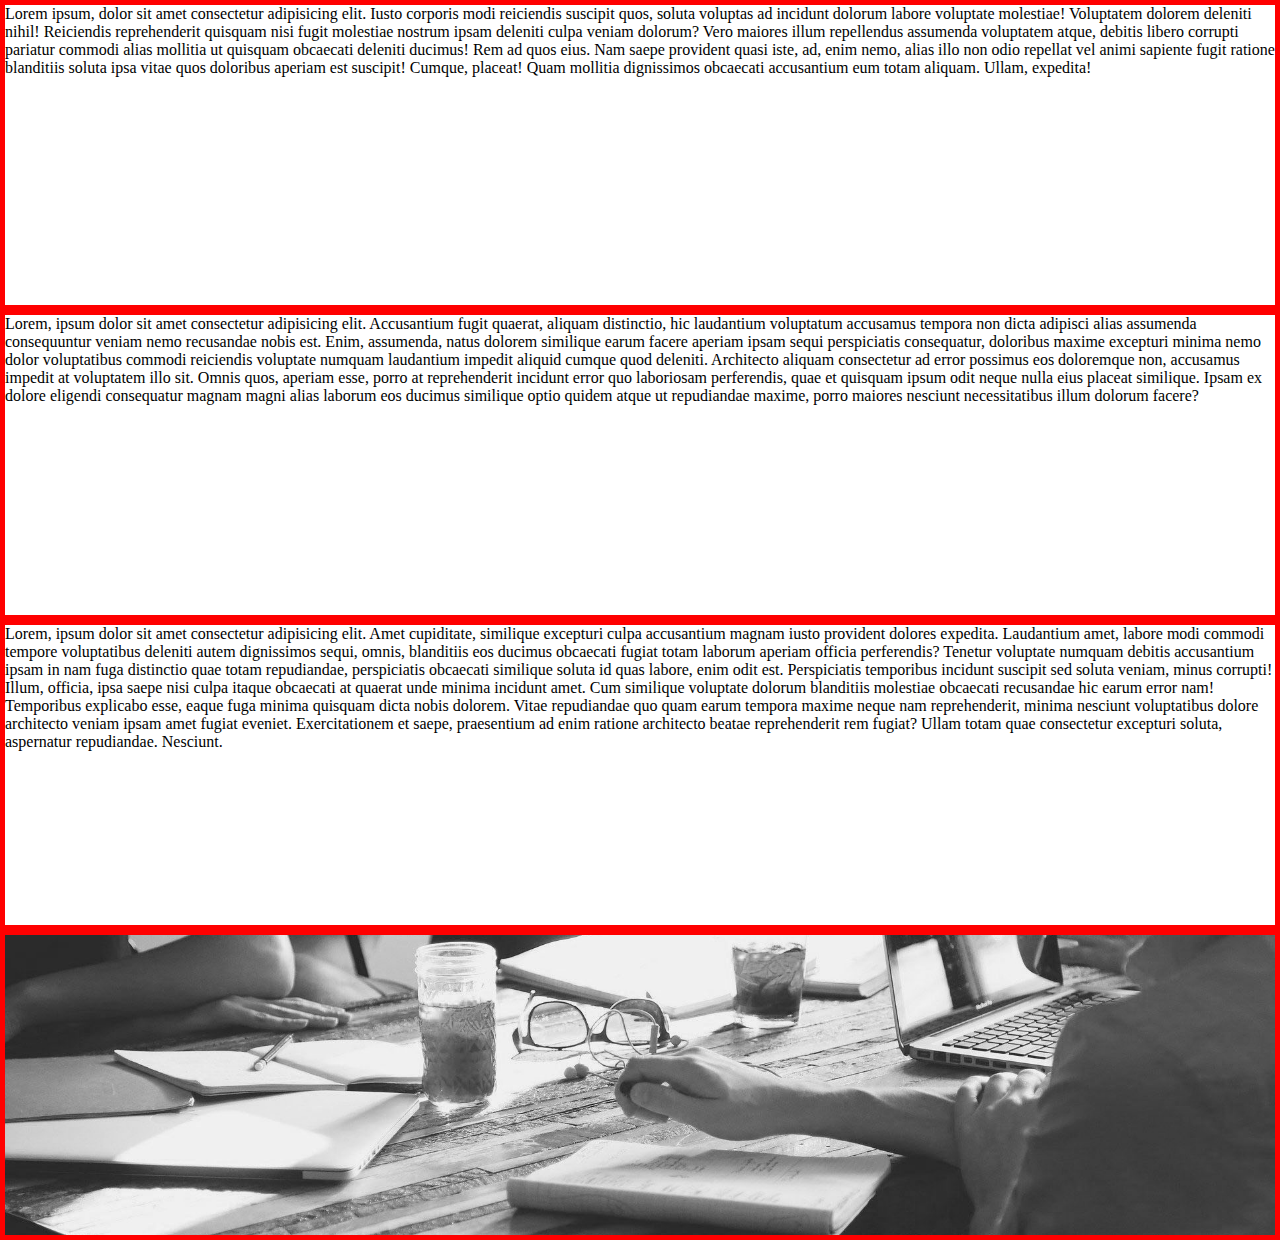
<file: test1.html>
<!DOCTYPE html>
<html lang="ko">
<head>
  <meta charset="UTF-8">
  <meta name="viewport" content="width=device-width, initial-scale=1.0">
  <title>Document</title>
  <style>
    body{
      margin: 0;
    }
    section{
      border: 5px solid red;
      height: 300px;
    }
    section:nth-child(4){
      background: url(images/background-location.jpg) no-repeat center center;
      background-size: cover;
    }
    @media (max-width : 768px){
      section{
        height: auto;
      }
      section:nth-child(4){
        height: 300px;
      }
    }
  </style>
</head>
<body>
  <div class="container">
    <section>
      Lorem ipsum, dolor sit amet consectetur adipisicing elit. Iusto corporis modi reiciendis suscipit quos, soluta voluptas ad incidunt dolorum labore voluptate molestiae! Voluptatem dolorem deleniti nihil! Reiciendis reprehenderit quisquam nisi fugit molestiae nostrum ipsam deleniti culpa veniam dolorum? Vero maiores illum repellendus assumenda voluptatem atque, debitis libero corrupti pariatur commodi alias mollitia ut quisquam obcaecati deleniti ducimus! Rem ad quos eius. Nam saepe provident quasi iste, ad, enim nemo, alias illo non odio repellat vel animi sapiente fugit ratione blanditiis soluta ipsa vitae quos doloribus aperiam est suscipit! Cumque, placeat! Quam mollitia dignissimos obcaecati accusantium eum totam aliquam. Ullam, expedita!
    </section>
    <section>
      Lorem, ipsum dolor sit amet consectetur adipisicing elit. Accusantium fugit quaerat, aliquam distinctio, hic laudantium voluptatum accusamus tempora non dicta adipisci alias assumenda consequuntur veniam nemo recusandae nobis est. Enim, assumenda, natus dolorem similique earum facere aperiam ipsam sequi perspiciatis consequatur, doloribus maxime excepturi minima nemo dolor voluptatibus commodi reiciendis voluptate numquam laudantium impedit aliquid cumque quod deleniti. Architecto aliquam consectetur ad error possimus eos doloremque non, accusamus impedit at voluptatem illo sit. Omnis quos, aperiam esse, porro at reprehenderit incidunt error quo laboriosam perferendis, quae et quisquam ipsum odit neque nulla eius placeat similique. Ipsam ex dolore eligendi consequatur magnam magni alias laborum eos ducimus similique optio quidem atque ut repudiandae maxime, porro maiores nesciunt necessitatibus illum dolorum facere? 
    </section>
    <section>
      Lorem, ipsum dolor sit amet consectetur adipisicing elit. Amet cupiditate, similique excepturi culpa accusantium magnam iusto provident dolores expedita. Laudantium amet, labore modi commodi tempore voluptatibus deleniti autem dignissimos sequi, omnis, blanditiis eos ducimus obcaecati fugiat totam laborum aperiam officia perferendis? Tenetur voluptate numquam debitis accusantium ipsam in nam fuga distinctio quae totam repudiandae, perspiciatis obcaecati similique soluta id quas labore, enim odit est. Perspiciatis temporibus incidunt suscipit sed soluta veniam, minus corrupti! Illum, officia, ipsa saepe nisi culpa itaque obcaecati at quaerat unde minima incidunt amet. Cum similique voluptate dolorum blanditiis molestiae obcaecati recusandae hic earum error nam! Temporibus explicabo esse, eaque fuga minima quisquam dicta nobis dolorem. Vitae repudiandae quo quam earum tempora maxime neque nam reprehenderit, minima nesciunt voluptatibus dolore architecto veniam ipsam amet fugiat eveniet. Exercitationem et saepe, praesentium ad enim ratione architecto beatae reprehenderit rem fugiat? Ullam totam quae consectetur excepturi soluta, aspernatur repudiandae. Nesciunt.
    </section>
    <section>
    </section>
  </div>
</body>
</html>
</file>
<file: style.css>
/* Google Web Font : Montserrat */
@import url('https://fonts.googleapis.com/css?family=Montserrat:200,300,400,500&display=swap');
@import url('https://fonts.googleapis.com/css?family=Manrope:300,400,500,600&display=swap');
@import url('https://fonts.googleapis.com/css2?family=Source+Sans+Pro:wght@200;300;400;600;700;900&display=swap');
@import url('https://fonts.googleapis.com/css2?family=Overpass&display=swap');
@import url('https://fonts.googleapis.com/css2?family=Source+Code+Pro:wght@200;300;400;500&display=swap');

@import url('https://fonts.googleapis.com/css2?family=Overpass&family=Source+Code+Pro:wght@200;300;400;500&display=swap');

/* FontAwesome CDN 4.7 */
@import url('https://stackpath.bootstrapcdn.com/font-awesome/4.7.0/css/font-awesome.min.css');

/* Reset CSS */
* { box-sizing: border-box;}
ul{list-style: none; padding:0;}
a{text-decoration: none;}

/* Default CSS */
body{
  font-family: 'Montserrat', sans-serif;
  color: #222;
  font-size: 15px;
  margin : 0;
  height: 100vh;
  background-color: #fff;
}

/* Entire Layout */
.cd-section{
  height: 100vh;
}
.cd-section > div{
  height: 100%;
  position: relative;
}
.content{
  background-color: #ddd;
  position: absolute;
  width: calc(100% - 40px);
  height: calc(100% - 80px);
  left: 20px;
  bottom: 20px;
  overflow: hidden;
}

/* Header */
header {
  position: fixed;
  width: 100%;
  top:0;
  left:0;
}
.gnb-inner {
  /* border: 1px solid #000; */
  width: calc(100% - 40px);
  margin: auto;
  height: 60px;
  line-height: 60px;
  
}
.logo {
  float:left;
}
.logo img{
  padding-top: 17px;
}
.gnb {
  float: right;
}
.menu {
  display: none;
}
.menu a {}
.slogan {
  font-size: 16px;
  font-style: italic;
}
.trigger{
  display: none;
}

/* Hiring Button */
.btn_hiring{
  position: fixed;
  right: 50px;
  bottom:50px;
  color: #fff;
  padding: 10px 20px;
  background-color: #000;
  border-radius: 20px;
  box-shadow: 5px 5px 20px rgba(0,0,0,0.38);
  transition: 0.5s;
}

.btn_hiring .fa{
  transform: rotateY('180deg');
  margin-right:5px
}

.btn_hiring:active {
  transform: scale(0.7);
}
/* ############# Section : Home ##############*/
.home-inner{
  background-color: #fff;
  height: 100%;
}
.home-inner:before{
  content: '';
  background-color: #000;
  position: absolute;
  width: 0;
  height: 100%;
  top: 0;
  left: 0;
  animation: overlay 1s 2s ease-in-out both;
}
.home-heading{
  /* display: none; */
  position: absolute;
  top: 50%;
  left: 300px;
  transform: translateY(-50%);
}
.home-heading span{
  display: block;
  font-size: 115px;
  color: white;
  font-weight: 600;
  width: 0;
  overflow: hidden;
  animation:  reveal 1s 3s ease-in-out both;
}
.home-heading span:nth-child(1){
  animation-delay: 3s;
}
.home-heading span:nth-child(2){
  animation-delay: 3.2s;
}
.home-heading span:nth-child(3){
  animation-delay: 3.4s;
}
.welcome-text{
  position: absolute;
  top: 50%;
  left: 50%;
  transform: translate(-50%,-50%);
  font-size: 50px;
  font-weight: normal;
  text-align: center;
  line-height: 1.2em;
  margin: 0;
  font-family: 'Source Code Pro', monospace;
  animation: slideup 2s 0s linear ;
  animation-fill-mode: both;
  /* display: none; */
}
.welcome-text span{
  display: block;
  font-size: 26px;
}
.welcome-text span .fa{
  color: crimson;
}
.opacity-image{
  background: url(images/section-bg-01.jpg) no-repeat center center;
  background-size: cover;
  height: 100%;
  opacity: 0;
  animation : opacity-image 1s 2.5s ease-in both;
  /* display: none; */
}
@keyframes slideup{
  0% {
    opacity: 0;
    margin-top: 50px;
  }
  20% {
    opacity: 1;
    margin-top:  0;
  }
  80% {
    opacity: 1;
    margin-top:  0;
  }
  100% {
    opacity: 0;
  }
}
@keyframes overlay {
  0%{
    width:0;
    left:0;
  }
  50%{
    width: 100%;
    left:0;
  }
  100%{
    width:0;
    left:100%
  }
}
@keyframes opacity-image{
  0%{
    opacity:  0;
  }
  100%{
    opacity:  1;
  }
}
@keyframes reveal {
  0%{
    width: 0;
  }
  100%{
    width:100%;
  }
}

/* ############# Section : about ##############*/
.about-inner{
  background:#0dace3 url(images/line-drawing.png) no-repeat right bottom;
  height: 100%;
  /* background-color: #0dace3; */
}
.about-itmes{
  width: 50%;
  color: #fff;
  position: absolute;
  top: 50%;
  transform: translateY(-50%);
  left: 100px;
}
.item{
  overflow: hidden;
  margin-bottom: 30px;
}
.item:hover img{
  filter: invert(0);
}
.item:hover h3{
  color:#000;
  
}
.item img {
  height: 120px;
  float: left;
  margin-right: 20px;
  filter: invert(1);
  transition: 0.5s;
}
.item h3{
  font-size: 28px;
  font-weight: 500;
  margin: 0;
  transition: 0.5s;
  letter-spacing: -1px;
}
.item span {

}
.item p {
  overflow: hidden;
  font-size: 18px;
}
/* ############# Section : project ##############*/
.project-inner {
  height: 100%;
  background-color: #fff;
  overflow: hidden;
  border: 1px solid #ddd;
}
.tabs{
  height: 100%;
  width: 300%;
  transition: 0.5s;
}
.tab{
  height: 100%;
  float: left;
  width: 33.33333%;
}
.tab > div{
  height: 100%;
  float: left;
}
.project-info{
  width: 25%;
}
.project-photo{
  width: 75%;
  overflow: hidden;
}
input[name=tabmenu] {
  display: none;
}
.btn{
  position: absolute;
  left: 0px;
  bottom: 30px;

  width: 25%;
  text-align: center;
}
.btn label{
  cursor: pointer;
  width: 5px;
  height: 5px;
  background-color: #000;
  display: inline-block;
  border-radius: 50%;
  margin: 8px;
  position: relative;
}
.btn label:before {
  content: '';
  display: inline-block;
  border: 1px solid transparent;
  width: 18px;
  height: 17px;
  border-radius: 50%;
  position: absolute;
  top: -6px;
  left: -6px;
  transition: 0.3s;
}
.btn label:hover:before{
  border: 1px solid #aaa;
}
input[id=tab1]:checked ~ .btn label[for=tab1]:before,
input[id=tab2]:checked ~ .btn label[for=tab2]:before,
input[id=tab3]:checked ~ .btn label[for=tab3]:before
{
  border: 1px solid #aaa;
}

input[id=tab1]:checked ~ .tabs{
  margin-left: 0;
}
input[id=tab2]:checked ~ .tabs{
  margin-left: -100%;
}
input[id=tab3]:checked ~ .tabs{
  margin-left: -200%;
}

/* Project Info */
.project-info {
  position: relative;
  padding: 50px;
}
.project-info h3{
  font-size: 20px;
  position: relative;
}
.project-info p{
  font-size: 16px;
  line-height: 1.5em;
}
.project-info ul{
  line-height: 2em;
  margin: 50px 0;
}
.project-info ul li:before{
  content:"\f105";
  font-family: fontawesome;
  margin-right: 10px;
}
.detail{
  margin-bottom: 50px;
}
.detail div{
  text-align: center;
  display: inline-block;
  width:32.5%;
  color: #999;
}
.detail div span{
  font-size: 36px;
  font-weight: bold;
  display: block;
  color: #000;
  margin-bottom: 10px;
}
.view-project{
  background-color: #3f3f3f;
  color: #fff;
  text-transform: uppercase;
  font-size: 13px;
  width: 200px;
  padding: 10px;
  text-align: center;
  display: inline-block;
  transition: 0.5s;
}
.view-project:hover{
  background-color: #000;

}
.view-project .fa{
  transition: 0.5s;
  margin-left: 5px;
}
.view-project:hover .fa{
  transform: translate(20px);
}
.project-info::before{
  content: attr(data-text);
  font-size: 130px;
  color:#eee;
  position: absolute;
  top: -10px;
  left : 10px;

}





/* ############# Section : plan ##############*/
.plan-inner{
 background-color: #1d1b24;
 height: 100%;

}
.plan-feature{

  width:80%;
  position: absolute;
  top: 50%;
  left: 50%;
  transform: translate(-50%, -50%);
}
.plan-feature > div{
  height: 300px;
  color: #bbb;
}
.plan-info{

}
.plan-info > div{
  float: left;
}
.history-info{

}
.plan-heading{
  width: 70%;
  padding-right: 50px;
}
.plan-heading h2,
.history-info h2{
  color:#fff;
  margin: 0;
}
.plan-heading p{
  font-size:  16px;
  line-height: 1.5em;
}
.plan-photo{
  width: 30%;
}
.plan-photo img{
  height: 270px;
}
.plan-heading hr.bar,
.history-info hr.bar
{
  background-color: dodgerblue;
 display: inline-block;
}
.history-slider{
}
.history-slider div h4{
  color:#fff;
  font-size: 20px;
  font-weight: normal;
  margin: 0;
  line-height: 1.5em;
}
.history-slider div h4 span{
  color: dodgerblue;
}
.history-slider div p{
  font-size: 16px;
  line-height: 1.5em;
}
/* Slick.js Custom CSS */
.history-slider .slick-arrow{
  display: none !important;
}                              
.history-slider .slick-dots li button:before{
  color:#fff;
  font-size: 40px;
}
.history-slider .slick-dots li{
  margin : 0;
}
/* ############# Section : awards winner ##############*/
.awards-inner{
  height: 100%;
  border: 1px solid #ddd;
}
.awards-inner > div{
  float: left;
  width:50%;
  height: 100%;
  position: relative;
}
.about-awards{
  background-color: #1a1f24;
  color: #fff;
}
.about-heading{
  position: absolute;
  top:50%;
  left:50%;
  transform: translate(-50%, -50%);
  text-align: center;
  width:70%;
}
.vitory-jump{
background-color: #fff;
}
.vitory-jump img{
  position: absolute;
  top:50%;
  left:50%;
  transform: translate(-50%, -50%);
  width:80%;
}
.about-heading h2{
  margin: 0;
}
hr.bar {
  width:50px;
  height: 4px;
  border: none;
  background-color: crimson;
  margin:30px auto;
}
.about-heading p {
  color:#999;
  font-size: 17px;
  line-height: 1.5em;
}

.about-heading a {

}
.view-awards{
  color : #bbb;
  border: 1px solid #bbb;
  padding: 5px 15px;
  border-radius: 20px;
  transition: 0.5s;
  display: inline-block;
  margin-top: 20px;
}

.view-awards:hover{
  background-color: #31c0ce;
  color : #fff;
  border-color: transparent;
}

/* ############# Section : location ##############*/
.location-inner{
  background: url(images/background-location.jpg) no-repeat center center;
  background-size: cover;
  height: 100%;
  position: relative;
}
.location-inner:before{
  content: '';
  background-color: rgba(0,0,0,0.85);
  width:100%;
  height: 100%;
  position: absolute;
}
.feature{ 
  width: 70%;
  position: absolute;
  top: 50%;
  left: 50%;
  transform: translate(-50%, -50%);
  color:#bbb;
}
.feature > div {
  float:left;

}
.office{
  width:60%;
  padding-right: 100px;
}
.service{
  width:40%
}
.office b {
  font-weight: normal;
}
.office h2 {
  color: #1db1f0;
  font-weight: 500;
  margin:0;
  margin-top: 5px ;
}
.office p {
  font-size: 16px;
  line-height: 1.5em;
}
.office span {
  color:#fff;
}
.customer{
  margin-top: 40px;
}
.service-item {
  margin-bottom: 40px;
}
.service-item .fa{
  color: #1db1f0;
  font-size: 40px;
}
.service-item h3 {
  color: #fff;
  font-size: 22px;
  margin: 0;
}

/* ############# Section : contact ##############*/
.contact-inner {
  background-color: #fff;
  height: 100%;
  border: 1px solid #ddd;
}

.contact-feature {
  width: 70%;
  position: absolute;
  top: 50%;
  left: 50%;
  transform: translate(-50%, -50%);

}

.contact-feature > div {
  float: left;
  width: 50%;
  padding:20px;
}

.contact-form {
  
}
.contact-form h3 {
  font-size: 30px;
  font-weight: normal;
  margin: 0;
}
.contact-form h3 b {
  
}
.send-box{

}
.send-box label{
  display: block;
  font-weight: bold;
  font-size: 16px;
  margin: 10px 0;
  margin-top: 20px;
}
.send-box label span{
  color: crimson;
  font-weight: normal;
}
.send-box input[type=email],
.send-box input[type=text],
.send-box textarea{
  border: 1px solid #ccc;
  padding: 10px;
  border-radius: 3px;
  outline: none;
  width:100%;
  transition: 0.5s;
}
.send-box input[type=email]:hover,
.send-box input[type=text]:hover,
.send-box textarea:hover{
  border: 1px solid #0088cc;
  box-shadow: 0 0 5px #0088cc;
}

.send-box input[type=email]:focus,
.send-box input[type=text]:focus,
.send-box textarea:focus{
  border: 1px solid #0088cc;
  box-shadow: 0 0 5px #0088cc;
  background-color: #eee;
}

.send-box button{
  background-color: #0088cc;
  color: #fff;
  text-transform: uppercase;
  padding: 12px 20px;
  border: none;
  border-radius: 3px;
  cursor: pointer;
  transition: 0.5s;
  margin-top: 10px;
}
.send-box button:hover{
  background-color: #000;
}
.contact-info {

}

.contact-info h4 {
  font-weight: normal;
  font-size: 20px;
  margin: 0;
  
}
.contact-info h4 b {

}

.contact-info ul li {
  line-height: 2em;
}

.contact-info ul li:last-child{
  color: #0088cc
}
.contact-info p {
  line-height: 1.5em;
}

/* ############# SubPage : Hiring ############## */
.modal{
  font-family: 'Source Sans Pro', sans-serif;
}
.header{
  position: fixed;
  width: 100%;
  background-color: #fff;
  z-index: 100;
}
.header-inner{
  width: 95%;
  margin: auto;
  height: 90px;
  line-height: 90px;
  border-bottom: 1px solid #ddd;
}
.modal-display{
  font-size: 16px;
}
.hiring-main{
  height:  600px;
  position: relative;
}
.hiring-heading{
  position: absolute;
  top: 50%;
  left: 50%;
  transform: translate(-50%, -50%);
  text-align: center;
}
.hiring-heading span{
  text-transform: uppercase;
  font-weight: bold;
  font-size: 20px;
  position: relative;
}
.hiring-heading span:before,
.hiring-heading span:after{
  content : '';
  height: 2px;
  background-color: #000;
  width: 50px;
  position: absolute;
  top : 50%;
}

.hiring-heading span:before{
  right:120%
}
.hiring-heading span:after{
  left:120%
}
.hiring-heading  h1{
  font-size: 100px;
  font-weight: 200;
  margin: 0;
  margin-top: 40px;
}
.hiring-info{

  overflow: hidden;
  
}
.hiring-info > div{
  
  float: left;
  width: 50%;
  height:600px
}
.center-parent{

  position: relative;
  width: 100%;
}
.center-child{
  position: absolute;
  top : 50%;
  left: 50%; 
  transform: translate(-50%,-50%);
  width: 70%;

}
.center-child h2{
font-size: 36px;
font-weight: normal;
}
.center-child p {
 font-size: 22px;
 font-weight: 300;
 line-height: 1.5em;
}
.photo img{
  /* background: url(images/hiring-main-01-01.jpg) no-repeat center center;
  background-size: cover; */
  width: 100%;
}
.hiring-slogan{

  padding:100px 0;

}
.hiring-slogan p {
  font-size: 32px;
  font-weight: 300;
  text-align: center;
  width: 70%;
  margin: auto;
  position: relative;
}
.hiring-slogan p:before {
  content: ',,';
  font-family: 'Overpass', sans-serif;
  font-size: 200px;
  position: absolute;
  color: #ddd;
  transform: rotate(180deg);
  top: -82px;
  left: -35px;
}

.hiring-contact ul{
  display: inline-block;
  width: 49%;
  font-size: 20px;
  font-weight: 300;
  line-height: 1.5em;
}

.hiring-contact ul li:first-child{
  font-weight: 400;
}
.hiring-contact ul li:last-child{
  color:dodgerblue
}
.sns{

}
.sns a{
  font-size: 15px;
  color: #000;
  width: 30px;
  height: 30px;
  display: inline-block;
  border-radius: 50%;
  line-height: 30px;
  text-align: center;
  margin: 2px;
  position: relative;
  transition: 0.3s;
}
.sns a:before{
  content: '';
  position: absolute;
  width: inherit;
  height: inherit;
  border-radius: inherit;
  z-index: -1;
  left:50%;
  transform: translateX(-50%) scale(0);
  transition: 0.3s;
}
.sns a:hover{
  color:#fff
}
.sns a:hover:before{
  transform: translateX(-50%) scale(1)
}
.sns a:nth-child(1)::before{
  background-color: #1877F2;
}
.sns a:nth-child(2)::before{
  background-color: #1DA1F2;
}
.sns a:nth-child(3)::before{
  background-color: #0A66C2;
}
.sns a:nth-child(4)::before{
  background-color: #E4405F;
}
.sns a:nth-child(5)::before{
  background-color: #CD201F;
}
.sns a:nth-child(6)::before{
  background-color: #00C300;
}

/* ################ SubPage : Hiring ################ */
.hiring-main.project-main1{
  background: url(images/project-main-01-01.jpg) no-repeat center center;
  background-size: cover;
  height: 100vh;
}
.hiring-main.project-main2{
  background: url(images/project-main-02-01.jpg) no-repeat center center;
  background-size: cover;
  height: 100vh;
}
.hiring-main.project-main3{
  background: url(images/project-main-03-01.jpg) no-repeat center center;
  background-size: cover;
  height: 100vh;
}
.hiring-main.project-main1 .hiring-heading,
.hiring-main.project-main2 .hiring-heading,
.hiring-main.project-main3 .hiring-heading{
  color: #fff;
  width: 100%;
  animation: slidedown 0.7s linear both;
}
.hiring-main.project-main1 .hiring-heading h1,
.hiring-main.project-main2 .hiring-heading h1,
.hiring-main.project-main3 .hiring-heading h1{
  font-size: 70px;
}
.modal.project-detail .hiring-slogan p:before{
  left: -100px;
}
.photo.project-info{
  font-size: 20px;
  font-weight: 300;
  padding-top: 120px;
}
.modal.project-detail .hiring-heading span:before,
.modal.project-detail .hiring-heading span:after{
  content : '';
  height: 2px;
  background-color: #fff;
  width: 50px;
  position: absolute;
  top : 50%;
}

@keyframes slidedown{
  0% {
    opacity: 0;
    margin-top: -50px;
  }
  100%{
    opacity: 1;
    margin-top: 0px;
  }
}

/* Featherlight Custom CSS */
.featherlight .featherlight-content {
  position: relative;
  text-align: left;
  vertical-align: middle;
  display: inline-block;
  margin-left: 0;
  margin-right: 0;
  max-height: 100%;
  background: #fff;
  cursor: auto;
  white-space: normal;
  width: 80%;
  height: 90%;
  border-radius: 20px;
}

.featherlight iframe {
  border: none;
  width: 100%;
  height: 100%;
}

.featherlight .featherlight-close-icon {
  position: absolute;
  z-index: 9999;
  top: 0;
  right: 50px;
  line-height: 50px;
  width: 50px;
  cursor: pointer;
  text-align: center;
  font-family: Arial, sans-serif;
  background: #fff;
  background: rgba(255, 255, 255, 0.3);
  color: #000;
  border: none;
  padding: 0;
  font-size: 40px;
  outline: none;
  
}
</file>
<file: responsive.css>
@media (max-width: 768px) {
  html{
    scroll-behavior: smooth;
  }
  /* Entire Layout */
  .cd-section{
    height: auto;
  }
  .cd-section > div{
    height: auto;
  }
  .content{
    position: static;
    width: 100%;
    height: 100%;
  }

  /* Header */
  header{
    transition: 0.5s;
    z-index: 100;
  }
  header.active{
    background-color: #fff;
    border-bottom: 1px solid #ddd;
  }
  .menu {
    display: block;
  }
  .slogan{
    display: none;
  }
  .gnb{
    background-color: #fff;
    position: fixed;
    top: 0;
    right: -270px;
    width: 250px;
    height: 100vh;
    box-shadow: -5px 0 10px rgba(0,0,0,0.1);
    transition: 0.5s;
  }
  .gnb.active{
    right : 0;
  }
  .menu{
    line-height: 40px;
    margin-top: 60px;
  }
  .menu a {
    text-align: right;
    display: block;
    padding-right: 20px;
    color : #000;
    font-size: 20px;
  }

  /* Trigger */
  .trigger{
    display: block;
    /* border: 1px solid red; */
    width: 24px;  
    height: 14px;
    position: absolute;
    right: 20px;
    top:20px;
  }
  .trigger span{
    position: absolute;
    height: 1px;
    width: 100%;
    background-color: #000;
    transition: 0.5s;
  }
  .trigger span:nth-child(1) {
    top: 0;
  }
  .trigger span:nth-child(2) {
    top: 50%;
    width: 80%;
  }
  .trigger span:nth-child(3) {
    top : 100%;
  }
  .trigger.active span:nth-child(1) {
    top: 50%;
    transform: rotate(45deg);
  }
  .trigger.active span:nth-child(2) {
    top: 50%;
    width: 80%;
    opacity: 0;
  }
  .trigger.active span:nth-child(3) {
    top: 50%;
    transform: rotate(-45deg);
  }

  /* GotoTop */
  .gototop{
    position: fixed;
    bottom: 20px;
    left: 20px; 
    border: 1px solid #fff;
    display: block;
    width:40px;
    height: 40px;
    border-radius: 50%;
    text-align: center;
    line-height: 50px;
    transform: translateY(30px);
    opacity: 0;
    transition: 0.5s;
  }
  .gototop.active{
    opacity: 1;
    transform: translateY(-10px);
  }
  .btn_hiring {
    right: 20px;
    bottom:20px;
  }
  .cd-vertical-nav{
    display: none;
  }




  /* ############# Section : Home ##############*/

  .home-inner{
    background-color: #fff;
    height: 100vh;
  }
  .welcome-text{
    transform: translate(-50%,-50%) scale(0.7);
    font-size: 40px;
    width: 100%;
  }
  .home-heading{
    left:20px;
  }
  .home-heading span{
    font-size: 50px;
  }

  /* ############# Section : about ##############*/
  .about-inner{
    height: auto;
    padding: 20px;
  }
  .about-inner::before{
    content: '';
    background-color: rgba(0,0,0,0.5);
    width:100%;
    height: 100%;
    position: absolute;
    top:0;
    left:0
  }
  .about-itmes{
    margin-top: 30px;
    width: 100%;
    position: static;
    top:0;
    left:0;
    transform: none;
    text-align: center;
  }
  .item img {
    float:none;
  }
  .item p {
    position: relative;
  }
  .item h3{
    position: relative;
  }


  /* ############# Section : plan ##############*/
  .plan-inner{
    height: auto;
    padding:20px
   }
   .plan-feature{

    width:100%;
    position: static;
    transform: none;
    top : 0;
    left:0;
  }
  .plan-feature > div{
    height: auto;
  }
  .plan-info > div{
    float: none;
    width:100%;
  }
  .plan-heading p{
    text-align: center;
  }
  .plan-heading{
    width: 70%;
    padding-right: 0;
  }
  .plan-photo img{
    height: auto;
    width: 100%;
  }
  .plan-heading h2,
  .history-info h2{
    margin-top: 40px;
  }

  /* ############# Section : awards winner ##############*/
  .awards-inner{
    height: auto;
    
  }
  .awards-inner > div{
    float: none;
    width:100%;
    position: static;
  }
  .about-heading,
  .vitory-jump img{
    position: static;
    transform: none;
    padding: 40px 20px;
  }
  .about-heading{
    width:100%;
  }
  .vitory-jump{
    text-align: center;
    }

  /* ############# Section : location ##############*/
  .location-inner{
    height: auto;
    padding: 40px 0px;
  }
  .feature{
    width: 100%;
    position: relative;
    left:0%;
    top:0%;
    transform: none;

  }
  .feature > div{
    float:none;
    width: 100%;
    padding: 20px;
  }
  /* ############# Section : contact ##############*/
.contact-inner {
  padding: 40px 0px;
  height: auto;
}
  .contact-feature{
    width: 100%;
    position: static;
    transform: none;
  }
  .contact-feature > div {
    float: none;
    width: 100%;
  }
  /* ############# Section : project ##############*/
  .project-inner {
    padding: 40px 0px;
    height: auto;
    border: none;
  }
  .tabs{
    height: auto;
  }
  .tab > div{
    float:none;
    width: 100%;
  }
  .view-project{
    width: 100%;
  }
  .project-info{
    padding: 20px;
  }
  .project-info p{
    position: relative;
  }
  .detail div {
    font-size: 13px;
  }
  .btn{
    width: 100%;
  }

  /* ################ SubPage : Hiring ################ */
  .header-inner{
    height: 60px;
    line-height: 60px;
  }
  .hiring-main{
    height:  300px;
    position: relative;
  }
  .hiring-heading  h1{
    font-size: 32px;
    margin-top: 20px;
  }
  .hiring-heading{
    width: 100%;
    top:65%
  }
  .hiring-info > div{
  
    float: none;
    width: 100%;
    height: auto;
  }
  .center-child{
    position: static;
    transform: none;
    width: 100%;
  
  }
  .hiring-slogan{
    padding: 50px 0; 
  }
  .hiring-slogan p{
    font-size: 26px;
    
  }
  .hiring-slogan p:before {
    top:-100px;
    left: -10px !important;
  }
  .hiring-contact ul{
    display: block;
    width: 100%;
  }
  .center-child h2{
    font-size: 22px;
    }
  /* Featherlight Mobile CSS */
  .featherlight .featherlight-close-icon{
    font-size: 24px;
    right:0px;
    top: 15px;
  }
  /* ################ SubPage : Hiring ################ */
  .hiring-main.project-main1,
  .hiring-main.project-main2,
  .hiring-main.project-main3
  {
    
    height: 70vh;
  }
  .hiring-main.project-main1 .hiring-heading h1,
.hiring-main.project-main2 .hiring-heading h1,
.hiring-main.project-main3 .hiring-heading h1{
  font-size: 30px;
}
.photo.project-info{
  font-size: 15px
}
}
</file>
